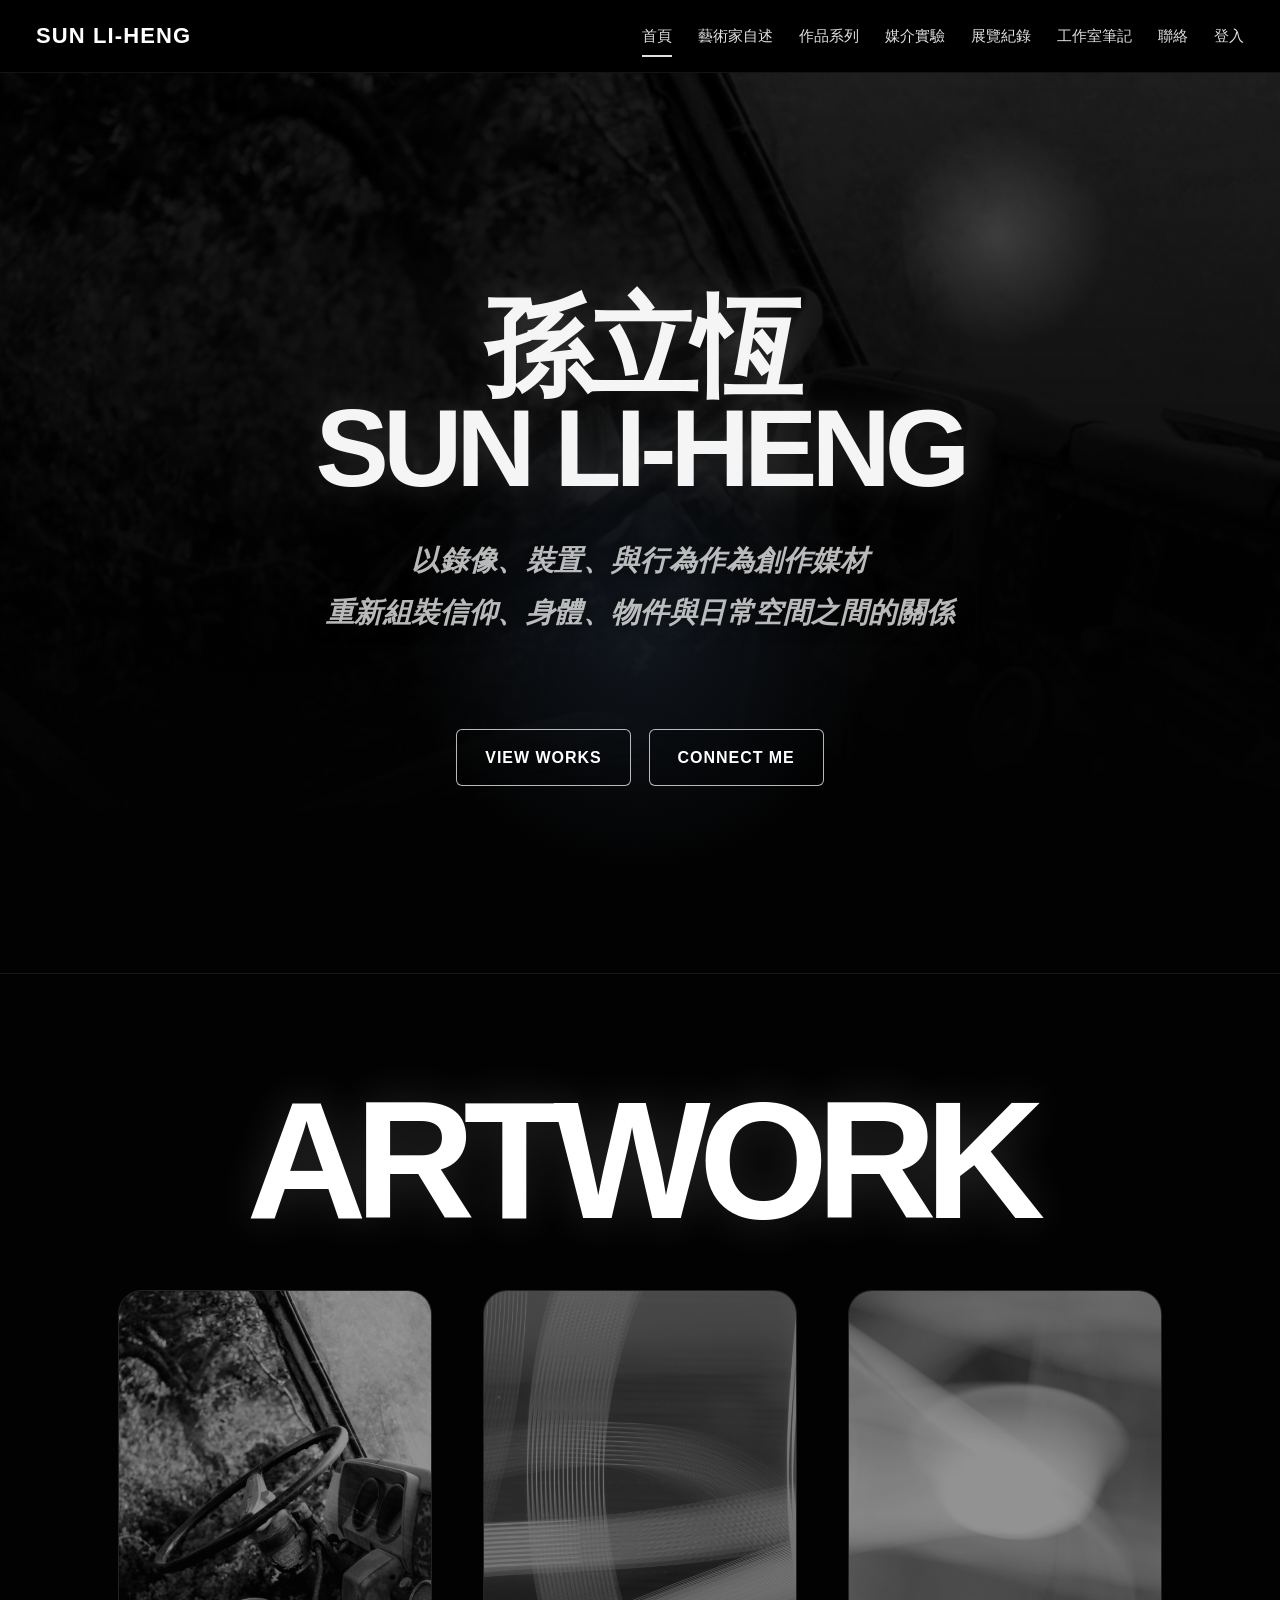
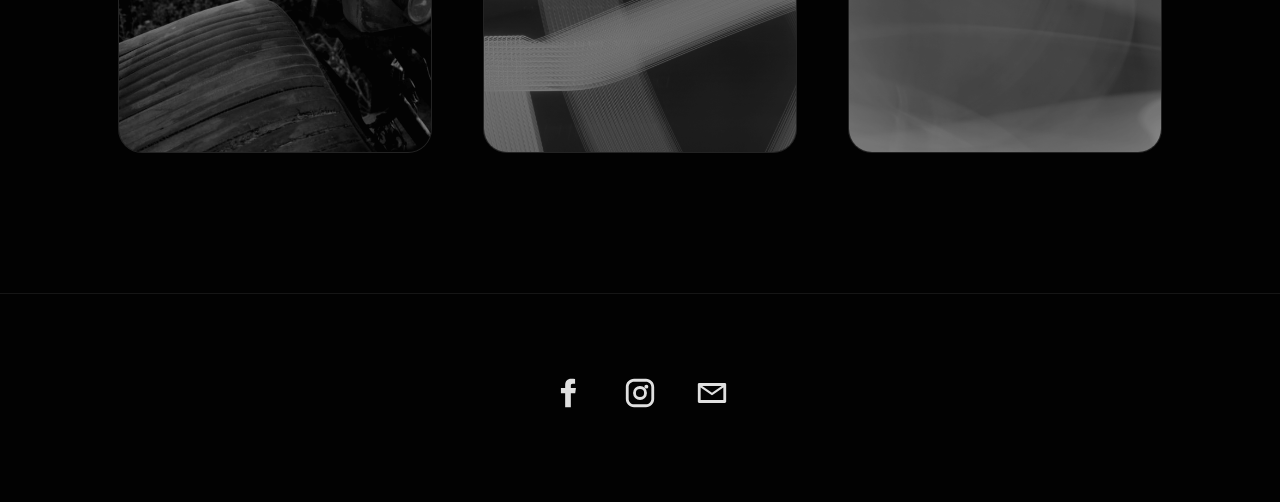
<file: index.html>
<!DOCTYPE html>
<html lang="zh-Hant">
<head>
  <meta charset="UTF-8">
  <meta name="viewport" content="width=device-width, initial-scale=1.0">
  <title>孫立恆 SUN LI-HENG | 首頁</title>
  <link rel="stylesheet" href="css/normalize.css">
  <link rel="stylesheet" href="css/style.css">
  <link rel="stylesheet" href="css/dark-home.css">
  <link rel="stylesheet" href="css/editor.css">
  <link rel="stylesheet" href="css/scroll-overlay.css">
</head>
<body class="home-dark scroll-overlay-home">
<header class="site-header">
  <div class="navbar">
    <a href="index.html" class="logo">SUN LI-HENG</a>
    <nav class="nav-links">
      <a href="index.html">首頁</a>
      <a href="about.html">藝術家自述</a>
      <a href="works.html">作品系列</a>
      <a href="experiments.html">媒介實驗</a>
      <a href="exhibitions.html">展覽紀錄</a>
      <a href="notes.html">工作室筆記</a>
      <a href="contact.html">聯絡</a>
      <a href="login.html">登入</a>
    </nav>
  </div>
</header>

<main>
  <section class="dark-hero">
    <div class="dark-hero-media">
      <img src="images/0.jpeg" alt="首頁主視覺">
    </div>

    <div class="dark-hero-content">
      <h1 class="dark-hero-title dark-fade">孫立恆<br>SUN LI-HENG</h1>

      <p class="dark-hero-subtitle dark-fade delay-1">
        以錄像、裝置、與行為作為創作媒材<br>
        重新組裝信仰、身體、物件與日常空間之間的關係
      </p>

      <div class="dark-hero-actions dark-fade delay-2">
        <a class="dark-outline-btn" href="works.html">VIEW WORKS</a>
        <a class="dark-outline-btn" href="contact.html">CONNECT ME</a>
      </div>
    </div>
  </section>

  <section class="dark-work-index" id="artwork">
    <h2 class="dark-section-label artwork-big-title">ARTWORK</h2>

    <div class="dark-work-list" id="darkWorkList">
      <a href="work-detail.html?id=0">Signal Garden</a>
      <a href="work-detail.html?id=1">Off Duty</a>
      <a href="works.html">大杯咒</a>
      <a href="works.html">未命名監視計畫</a>
      <a href="experiments.html">媒介實驗</a>
      <a href="works.html">More Works</a>
    </div>
  </section>

  <section class="dark-footer-contact">
    <h2>孫立恆 SUN LI-HENG</h2>
    <div class="dark-socials">
      
      
      
    </div>
  </section>
</main>

<script src="js/site-settings.js"></script>
<script src="js/site.js"></script>
<script src="js/clean-old-edits.js"></script>
<script src="js/page-editor.js"></script>
<script src="js/dark-home.js"></script>
<script src="js/scroll-overlay.js"></script>



<footer class="site-social-footer icon-social-footer">
  <a class="social-icon-link" data-social="facebook" href="https://www.facebook.com/sun.li.heng.512210" target="_blank" aria-label="Facebook">
    <svg viewBox="0 0 24 24" aria-hidden="true">
      <path d="M14 8.4V6.8c0-.8.2-1.3 1.4-1.3H17V2.2C16.2 2.1 15.3 2 14.3 2 11.6 2 10 3.6 10 6.5v1.9H7v3.7h3V22h4v-9.9h3.1l.5-3.7H14z"/>
    </svg>
  </a>

  <a class="social-icon-link" data-social="instagram" href="https://www.instagram.com/sun_art1003/" target="_blank" aria-label="Instagram">
    <svg viewBox="0 0 24 24" aria-hidden="true">
      <path d="M7.8 2h8.4C19.4 2 22 4.6 22 7.8v8.4c0 3.2-2.6 5.8-5.8 5.8H7.8C4.6 22 2 19.4 2 16.2V7.8C2 4.6 4.6 2 7.8 2zm0 2C5.7 4 4 5.7 4 7.8v8.4C4 18.3 5.7 20 7.8 20h8.4c2.1 0 3.8-1.7 3.8-3.8V7.8C20 5.7 18.3 4 16.2 4H7.8zm8.7 2.1a1.4 1.4 0 1 1 0 2.8 1.4 1.4 0 0 1 0-2.8zM12 7.1a4.9 4.9 0 1 1 0 9.8 4.9 4.9 0 0 1 0-9.8zm0 2a2.9 2.9 0 1 0 0 5.8 2.9 2.9 0 0 0 0-5.8z"/>
    </svg>
  </a>

  <a class="social-icon-link" data-social="email" href="mailto:sliheng987@gmail.com" aria-label="Mail">
    <svg viewBox="0 0 24 24" aria-hidden="true">
      <path d="M3 5h18c.6 0 1 .4 1 1v12c0 .6-.4 1-1 1H3c-.6 0-1-.4-1-1V6c0-.6.4-1 1-1zm17 3.2-7.4 5.1c-.4.3-.8.3-1.2 0L4 8.2V17h16V8.2zM5.1 7l6.9 4.8L18.9 7H5.1z"/>
    </svg>
  </a>
</footer>



</body>
</html>
</file>
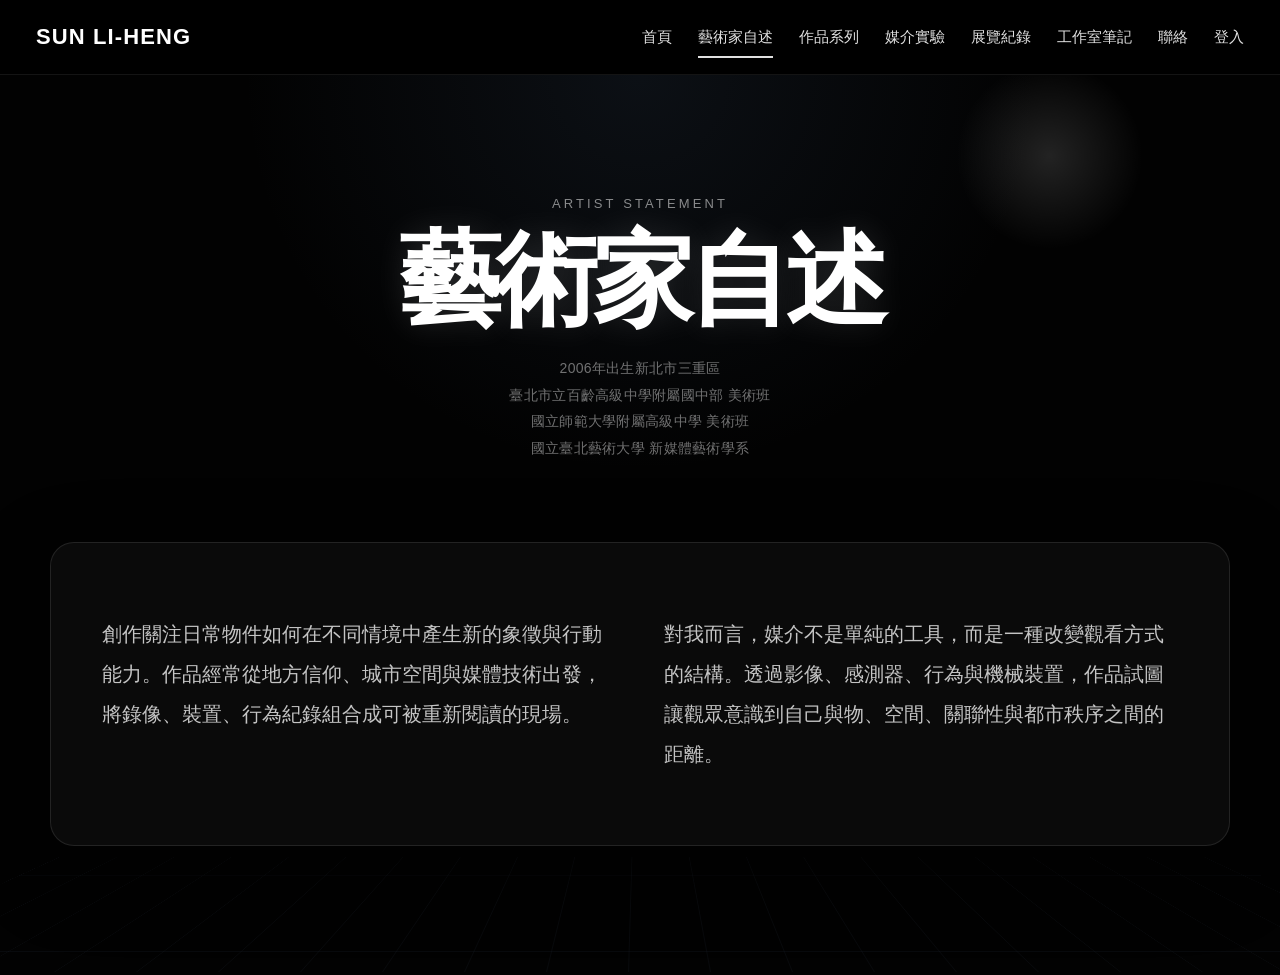
<file: about.html>
<!DOCTYPE html>
<html lang="zh-Hant">
<head>
  <meta charset="UTF-8">
  <meta name="viewport" content="width=device-width, initial-scale=1.0">
  <title>藝術家自述 | 孫立恆</title>
  <link rel="stylesheet" href="css/normalize.css">
  <link rel="stylesheet" href="css/style.css">
  <link rel="stylesheet" href="css/dark-home.css">
  <link rel="stylesheet" href="css/dark-all-pages.css">
  <link rel="stylesheet" href="css/editor.css">
</head>
<body class="dark-site">
<header class="site-header">
  <div class="navbar">
    <a href="index.html" class="logo">SUN LI-HENG</a>
    <nav class="nav-links">
      <a href="index.html">首頁</a>
      <a href="about.html">藝術家自述</a>
      <a href="works.html">作品系列</a>
      <a href="experiments.html">媒介實驗</a>
      <a href="exhibitions.html">展覽紀錄</a>
      <a href="notes.html">工作室筆記</a>
      <a href="contact.html">聯絡</a>
      <a href="login.html">登入</a>
    </nav>
  </div>
</header>
<div class="dark-page">

<main class="dark-container">
  <section class="dark-page-title dark-fade-in">
    <div class="eyebrow">Artist Statement</div>
    <h1>藝術家自述</h1>
    <p class="about-bio-small">2006年出生新北市三重區<br>臺北市立百齡高級中學附屬國中部 美術班<br>國立師範大學附屬高級中學 美術班<br>國立臺北藝術大學 新媒體藝術學系</p>
  </section>

  <section class="dark-panel dark-two-col dark-fade-in delay-1">
    <p class="dark-text">
      創作關注日常物件如何在不同情境中產生新的象徵與行動能力。作品經常從地方信仰、城市空間與媒體技術出發，將錄像、裝置、行為紀錄組合成可被重新閱讀的現場。
    </p>
    <p class="dark-text">
      對我而言，媒介不是單純的工具，而是一種改變觀看方式的結構。透過影像、感測器、行為與機械裝置，作品試圖讓觀眾意識到自己與物、空間、關聯性與都市秩序之間的距離。
    </p>
  </section>
</main>

</div>
<script src="js/site-settings.js"></script>
<script src="js/site.js"></script>
<script src="js/clean-old-edits.js"></script>
<script src="js/page-editor.js"></script>

</body>
</html>

<!-- ABOUT_LEFT:創作關注日常物件如何在不同情境中產生新的象徵與行動能力。作品經常從地方信仰、城市空間與媒體技術出發，將錄像、裝置、行為紀錄組合成可被重新閱讀的現場。 -->
<!-- ABOUT_RIGHT:對我而言，媒介不是單純的工具，而是一種改變觀看方式的結構。透過影像、感測器、行為與機械裝置，作品試圖讓觀眾意識到自己與物、空間、關聯性與都市秩序之間的距離。 -->
</file>
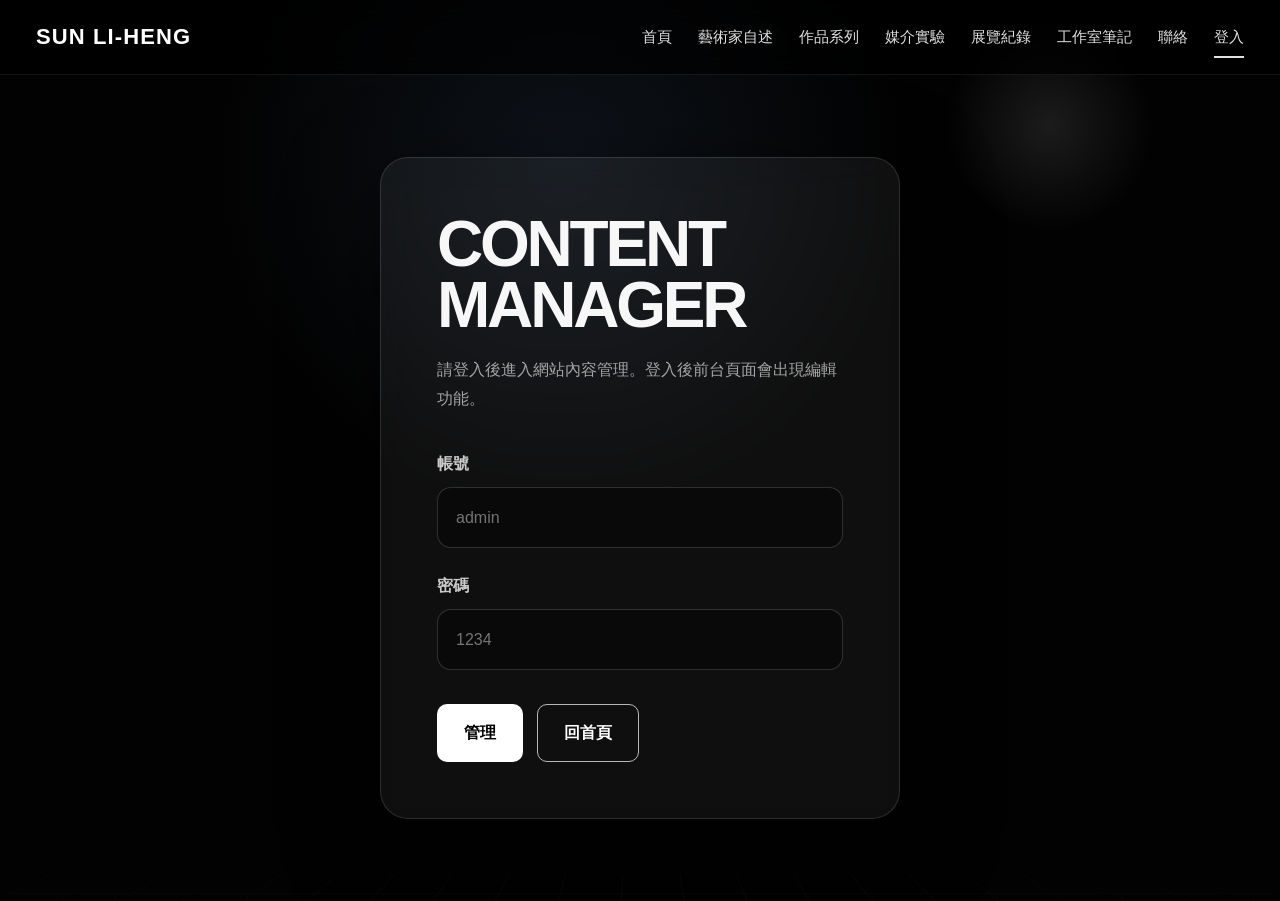
<file: admin.html>
<!DOCTYPE html>
<html lang="zh-Hant">
<head>
  <meta charset="UTF-8">
  <meta name="viewport" content="width=device-width, initial-scale=1.0">
  <title>網站內容管理 | 孫立恆</title>
  <link rel="stylesheet" href="css/normalize.css">
  <link rel="stylesheet" href="css/style.css">
  <link rel="stylesheet" href="css/dark-home.css">
  <link rel="stylesheet" href="css/cms-dark.css">
</head>
<body class="cms-dark">
<header class="site-header">
  <div class="navbar">
    <a href="index.html" class="logo">SUN LI-HENG</a>
    <nav class="nav-links">
      <a href="index.html">首頁</a>
      <a href="about.html">藝術家自述</a>
      <a href="works.html">作品系列</a>
      <a href="experiments.html">媒介實驗</a>
      <a href="exhibitions.html">展覽紀錄</a>
      <a href="notes.html">工作室筆記</a>
      <a href="contact.html">聯絡</a>
      <a href="login.html">登入</a>
    </nav>
  </div>
</header>
<main class="cms-admin-page">
  <div class="cms-admin-shell">
    <header class="cms-admin-header">
      <div>
        <h1>Website<br>CMS</h1>
        <p>管理首頁、作品、展覽、文章與權限。公開頁面登入後可直接進入編輯模式。</p>
      </div>

      <a class="cms-btn secondary" href="index.html">回到前台</a>
    </header>

    <section class="cms-admin-grid">
      <aside class="cms-sidebar">
        <h2>管理選單</h2>
        <div class="cms-menu">
          <button class="active" data-panel="homePanel">首頁管理</button>
          <button data-panel="worksPanel">作品管理</button>
          <button data-panel="exhibitionsPanel">展覽管理</button>
          <button data-panel="articlesPanel">文章管理</button>
          <button data-panel="rolesPanel">權限管理</button>
        </div>
      </aside>

      <section class="cms-panel" id="homePanel">
        <h2>首頁管理</h2>

        <div class="cms-card-grid">

          <div class="cms-card">
            <h3>網站基本資料</h3>
            <p>這裡可以修改首頁左上角名稱與底部社群連結。</p>

            <div class="cms-upload-row">
              <label>左上角 Logo 名稱</label>
              <input id="siteLogoInput" type="text" placeholder="SUN LI-HENG">

              <label>Facebook 連結</label>
              <input id="siteFacebookInput" type="text" placeholder="https://www.facebook.com/...">

              <label>Instagram 連結</label>
              <input id="siteInstagramInput" type="text" placeholder="https://www.instagram.com/...">

              <label>Email / Mail</label>
              <input id="siteEmailInput" type="email" placeholder="your@email.com">

              <button class="cms-small-btn" id="saveSiteSettingsBtn" type="button">儲存網站基本資料</button>
            </div>
          </div>

          <div class="cms-card">
            <h3>開場動畫</h3>
            <p>把 MP4 / WEBM 放到 <code>videos/intro.mp4</code>，或在這裡選擇影片，會暫存在瀏覽器。</p>

            <div class="cms-upload-row">
              <input id="introVideoUpload" type="file" accept="video/mp4,video/webm">
              <button class="cms-small-btn" id="saveIntroVideoBtn">儲存開場影片</button>
              <button class="cms-small-btn" id="clearIntroVideoBtn">清除暫存開場影片</button>
            </div>
          </div>

          <div class="cms-card">
            <h3>快速進入頁面編輯</h3>
            <p>登入後回到任一公開頁面，底部會出現「編輯」鍵。可直接放置文字、圖片、影片、按鈕。</p>
            <a class="cms-btn" href="index.html">去首頁編輯</a>
          </div>
        </div>
      </section>

      <section class="cms-panel" id="worksPanel" style="display:none">
        <h2>作品管理</h2>
        <div id="savedWorksList" class="cms-work-list"></div>
        <div style="margin-top:28px">
          <button class="cms-btn" id="newWorkBtn">新增作品</button>
        </div>
      </section>

      <section class="cms-panel" id="exhibitionsPanel" style="display:none">
        <h2>展覽管理</h2>
        <div class="cms-card">
          <h3>展覽紀錄</h3>
          <p>目前可先到展覽頁面，用前台編輯模式直接修改展覽內容與視覺版面。</p>
          <a class="cms-btn" href="exhibitions.html">去展覽頁編輯</a>
        </div>
      </section>

      <section class="cms-panel" id="articlesPanel" style="display:none">
        <h2>文章管理</h2>
        <div class="cms-card">
          <h3>工作室筆記 / 技術筆記 / 課堂日誌</h3>
          <p>目前可先到工作室筆記頁，用前台編輯模式直接修改文章卡片。</p>
          <a class="cms-btn" href="notes.html">去筆記頁編輯</a>
        </div>
      </section>

      <section class="cms-panel" id="rolesPanel" style="display:none">
        <h2>權限管理</h2>
        <table class="cms-role-table">
          <tr><th>角色</th><th>權限</th></tr>
          <tr><td>管理者</td><td>作品管理、首頁管理、頁面可視覺編輯、權限管理</td></tr>
          <tr><td>編輯者</td><td>編輯作品與展覽內容</td></tr>
          <tr><td>作者</td><td>撰寫工作室筆記與草稿</td></tr>
          <tr><td>訪客</td><td>瀏覽公開頁面</td></tr>
        </table>
      </section>
    </section>

    <div class="cms-bottom-logout">
      <button class="cms-btn secondary" type="button" onclick="logoutSite()">登出管理模式</button>
    </div>
  </div>
</main>

<script src="js/site-settings.js"></script>
<script src="js/site.js"></script>
<script src="js/logout.js"></script>
<script src="js/admin.js"></script>
</body>
</html>
</file>
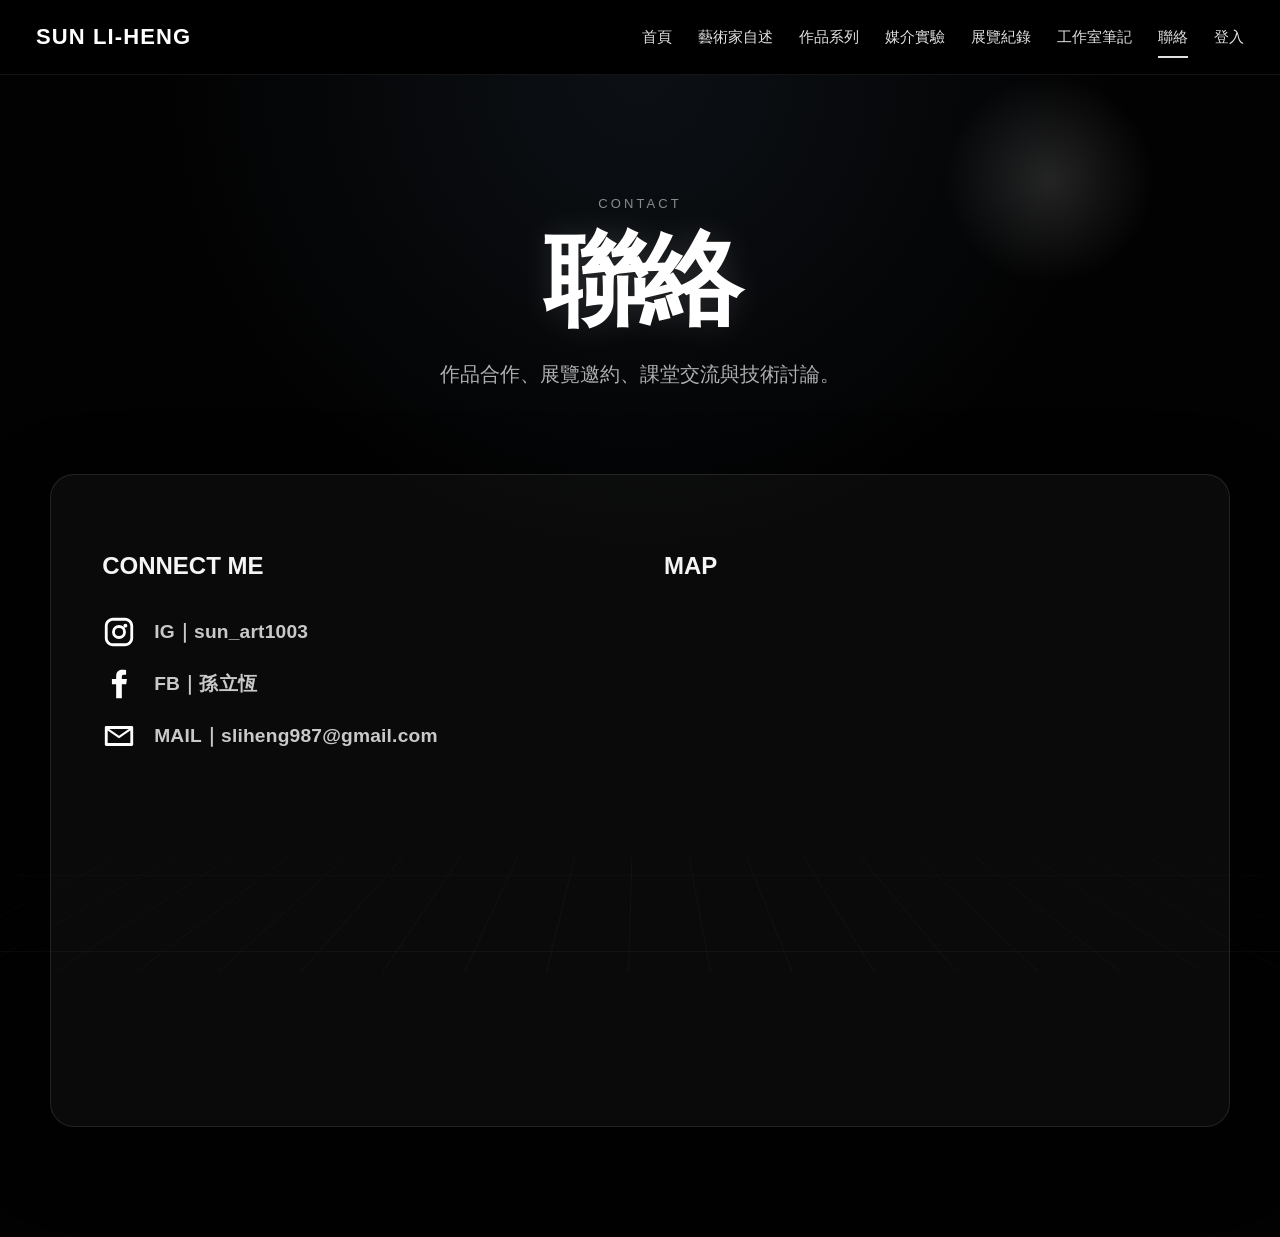
<file: contact.html>
<!DOCTYPE html>
<html lang="zh-Hant">
<head>
  <meta charset="UTF-8">
  <meta name="viewport" content="width=device-width, initial-scale=1.0">
  <title>聯絡 | 孫立恆</title>
  <link rel="stylesheet" href="css/normalize.css">
  <link rel="stylesheet" href="css/style.css">
  <link rel="stylesheet" href="css/dark-home.css">
  <link rel="stylesheet" href="css/dark-all-pages.css">
  <link rel="stylesheet" href="css/editor.css">
</head>
<body class="dark-site">
<header class="site-header">
  <div class="navbar">
    <a href="index.html" class="logo">SUN LI-HENG</a>
    <nav class="nav-links">
      <a href="index.html">首頁</a>
      <a href="about.html">藝術家自述</a>
      <a href="works.html">作品系列</a>
      <a href="experiments.html">媒介實驗</a>
      <a href="exhibitions.html">展覽紀錄</a>
      <a href="notes.html">工作室筆記</a>
      <a href="contact.html">聯絡</a>
      <a href="login.html">登入</a>
    </nav>
  </div>
</header>
<div class="dark-page">

<main class="dark-container">
  <section class="dark-page-title dark-fade-in">
    <div class="eyebrow">Contact</div>
    <h1>聯絡</h1>
    <p>作品合作、展覽邀約、課堂交流與技術討論。</p>
  </section>

  <section class="dark-panel dark-two-col dark-fade-in delay-1">
    <div>
      <h2>CONNECT ME</h2>

<div class="contact-social-list">
  <a class="contact-social-row" href="https://www.instagram.com/sun_art1003/" target="_blank" aria-label="Instagram">
    <span class="contact-social-icon">
      <svg viewBox="0 0 24 24" aria-hidden="true"><path d="M7.8 2h8.4C19.4 2 22 4.6 22 7.8v8.4c0 3.2-2.6 5.8-5.8 5.8H7.8C4.6 22 2 19.4 2 16.2V7.8C2 4.6 4.6 2 7.8 2zm0 2C5.7 4 4 5.7 4 7.8v8.4C4 18.3 5.7 20 7.8 20h8.4c2.1 0 3.8-1.7 3.8-3.8V7.8C20 5.7 18.3 4 16.2 4H7.8zm8.7 2.1a1.4 1.4 0 1 1 0 2.8 1.4 1.4 0 0 1 0-2.8zM12 7.1a4.9 4.9 0 1 1 0 9.8 4.9 4.9 0 0 1 0-9.8zm0 2a2.9 2.9 0 1 0 0 5.8 2.9 2.9 0 0 0 0-5.8z"/></svg>
    </span>
    <span>IG｜sun_art1003</span>
  </a>

  <a class="contact-social-row" href="https://www.facebook.com/sun.li.heng.512210" target="_blank" aria-label="Facebook">
    <span class="contact-social-icon">
      <svg viewBox="0 0 24 24" aria-hidden="true"><path d="M14 8.4V6.8c0-.8.2-1.3 1.4-1.3H17V2.2C16.2 2.1 15.3 2 14.3 2 11.6 2 10 3.6 10 6.5v1.9H7v3.7h3V22h4v-9.9h3.1l.5-3.7H14z"/></svg>
    </span>
    <span>FB｜孫立恆</span>
  </a>

  <a class="contact-social-row" href="mailto:sliheng987@gmail.com" aria-label="Mail">
    <span class="contact-social-icon">
      <svg viewBox="0 0 24 24" aria-hidden="true"><path d="M3 5h18c.6 0 1 .4 1 1v12c0 .6-.4 1-1 1H3c-.6 0-1-.4-1-1V6c0-.6.4-1 1-1zm17 3.2-7.4 5.1c-.4.3-.8.3-1.2 0L4 8.2V17h16V8.2zM5.1 7l6.9 4.8L18.9 7H5.1z"/></svg>
    </span>
    <span>MAIL｜sliheng987@gmail.com</span>
  </a>
</div>

      <p class="dark-text">
        <br>
        <br>
        
      </p>
    </div>

    <div>
      <h2>MAP</h2>
      <iframe
        class="dark-map"
        src="https://www.google.com/maps?q=Taipei%20National%20University%20of%20the%20Arts&output=embed"
        loading="lazy"
        referrerpolicy="no-referrer-when-downgrade">
      </iframe>
    </div>
  </section>
</main>

</div>
<script src="js/site-settings.js"></script>
<script src="js/site.js"></script>
<script src="js/clean-old-edits.js"></script>
<script src="js/page-editor.js"></script>

</body>
</html>
</file>
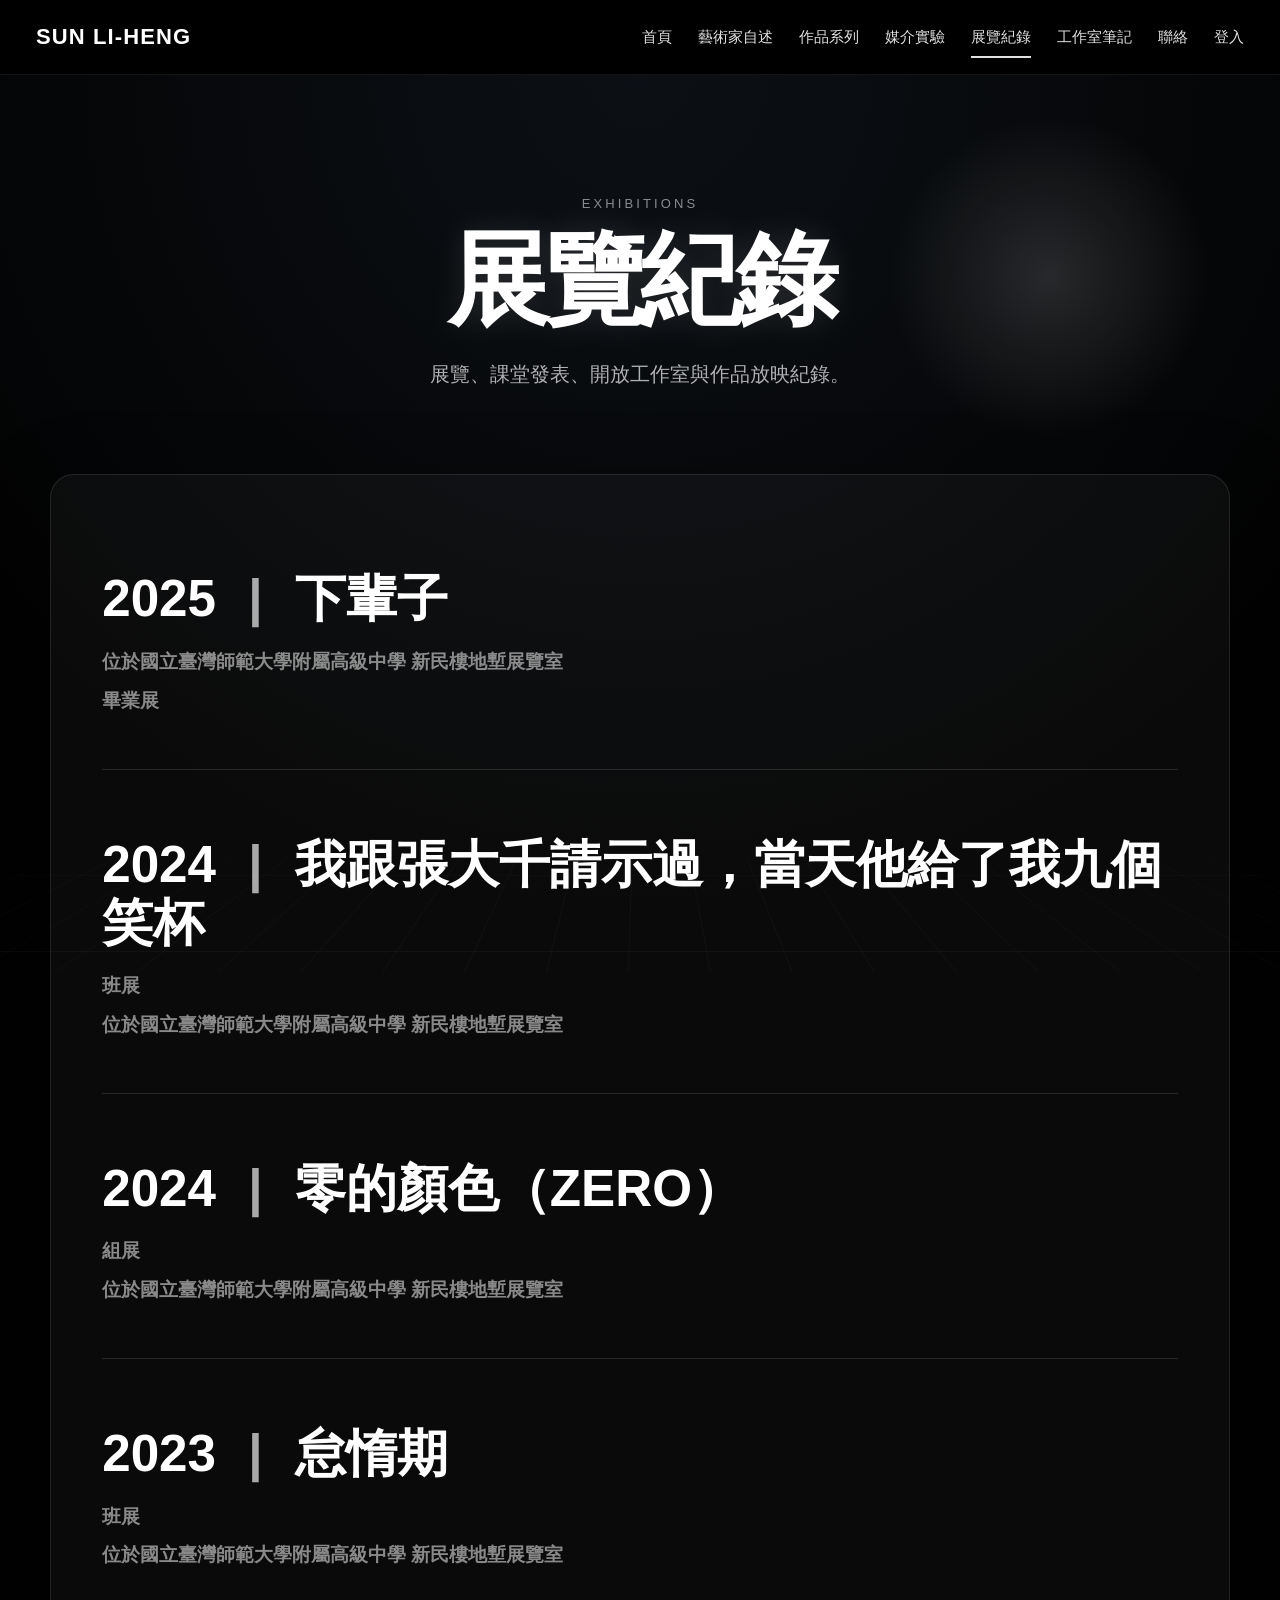
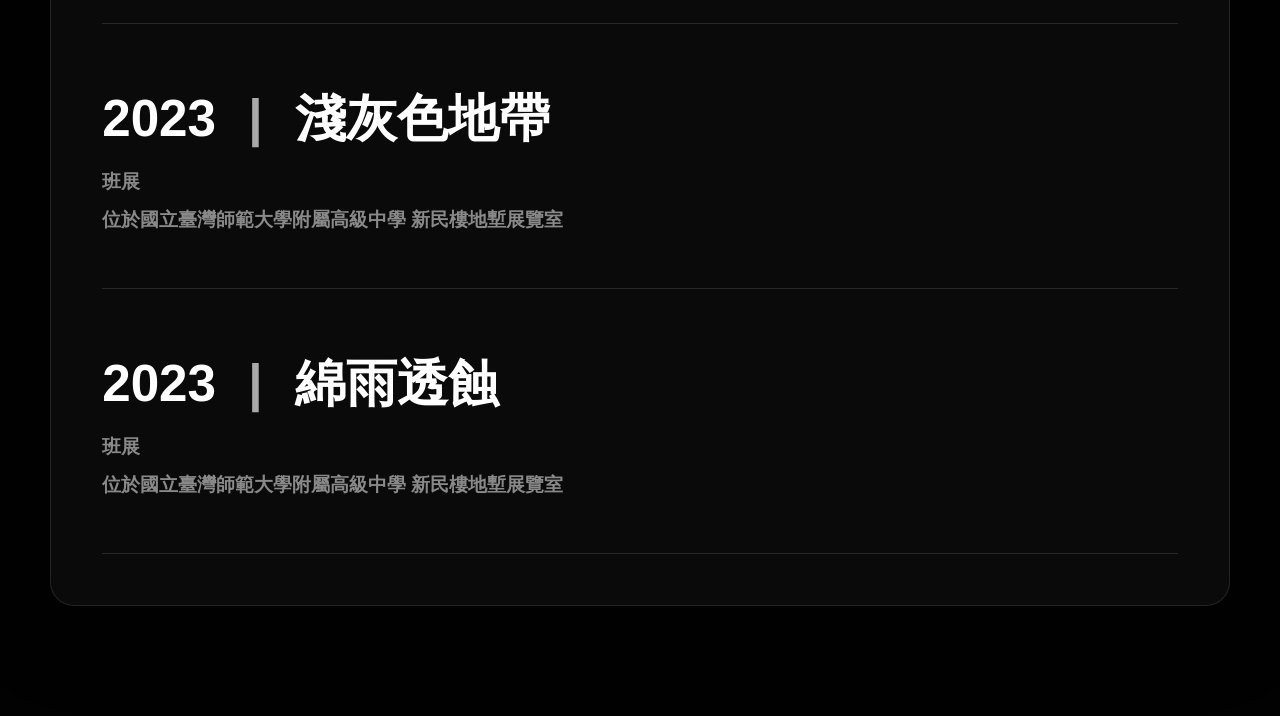
<file: exhibitions.html>
<!DOCTYPE html>
<html lang="zh-Hant">
<head>
  <meta charset="UTF-8">
  <meta name="viewport" content="width=device-width, initial-scale=1.0">
  <title>展覽紀錄 | 孫立恆</title>
  <link rel="stylesheet" href="css/normalize.css">
  <link rel="stylesheet" href="css/style.css">
  <link rel="stylesheet" href="css/dark-home.css">
  <link rel="stylesheet" href="css/dark-all-pages.css">
  <link rel="stylesheet" href="css/editor.css">
</head>
<body class="dark-site">
<header class="site-header">
  <div class="navbar">
    <a href="index.html" class="logo">SUN LI-HENG</a>
    <nav class="nav-links">
      <a href="index.html">首頁</a>
      <a href="about.html">藝術家自述</a>
      <a href="works.html">作品系列</a>
      <a href="experiments.html">媒介實驗</a>
      <a href="exhibitions.html">展覽紀錄</a>
      <a href="notes.html">工作室筆記</a>
      <a href="contact.html">聯絡</a>
      <a href="login.html">登入</a>
    </nav>
  </div>
</header>
<div class="dark-page">

<main class="dark-container">
  <section class="dark-page-title dark-fade-in">
    <div class="eyebrow">Exhibitions</div>
    <h1>展覽紀錄</h1>
    <p>展覽、課堂發表、開放工作室與作品放映紀錄。</p>
  </section>

  <section class="dark-panel dark-list dark-fade-in delay-1">
        <div class="exhibition-item">
          <h3>2025 <span>|</span> 下輩子</h3>
          <p class="exhibition-venue">位於國立臺灣師範大學附屬高級中學 新民樓地塹展覽室</p>
          <p class="exhibition-type">畢業展</p>
        </div>
        <div class="exhibition-item">
          <h3>2024 <span>|</span> 我跟張大千請示過，當天他給了我九個笑杯</h3>
          <p class="exhibition-type">班展</p>
          <p class="exhibition-venue">位於國立臺灣師範大學附屬高級中學 新民樓地塹展覽室</p>
        </div>
        <div class="exhibition-item">
          <h3>2024 <span>|</span> 零的顏色（ZERO）</h3>
          <p class="exhibition-type">組展</p>
          <p class="exhibition-venue">位於國立臺灣師範大學附屬高級中學 新民樓地塹展覽室</p>
        </div>
        <div class="exhibition-item">
          <h3>2023 <span>|</span> 怠惰期</h3>
          <p class="exhibition-type">班展</p>
          <p class="exhibition-venue">位於國立臺灣師範大學附屬高級中學 新民樓地塹展覽室</p>
        </div>
        <div class="exhibition-item">
          <h3>2023 <span>|</span> 淺灰色地帶</h3>
          <p class="exhibition-type">班展</p>
          <p class="exhibition-venue">位於國立臺灣師範大學附屬高級中學 新民樓地塹展覽室</p>
        </div>
        <div class="exhibition-item">
          <h3>2023 <span>|</span> 綿雨透蝕</h3>
          <p class="exhibition-type">班展</p>
          <p class="exhibition-venue">位於國立臺灣師範大學附屬高級中學 新民樓地塹展覽室</p>
        </div>
      </section>
</main>

</div>
<script src="js/site-settings.js"></script>
<script src="js/site.js"></script>
<script src="js/clean-old-edits.js"></script>
<script src="js/page-editor.js"></script>

</body>
</html>
</file>
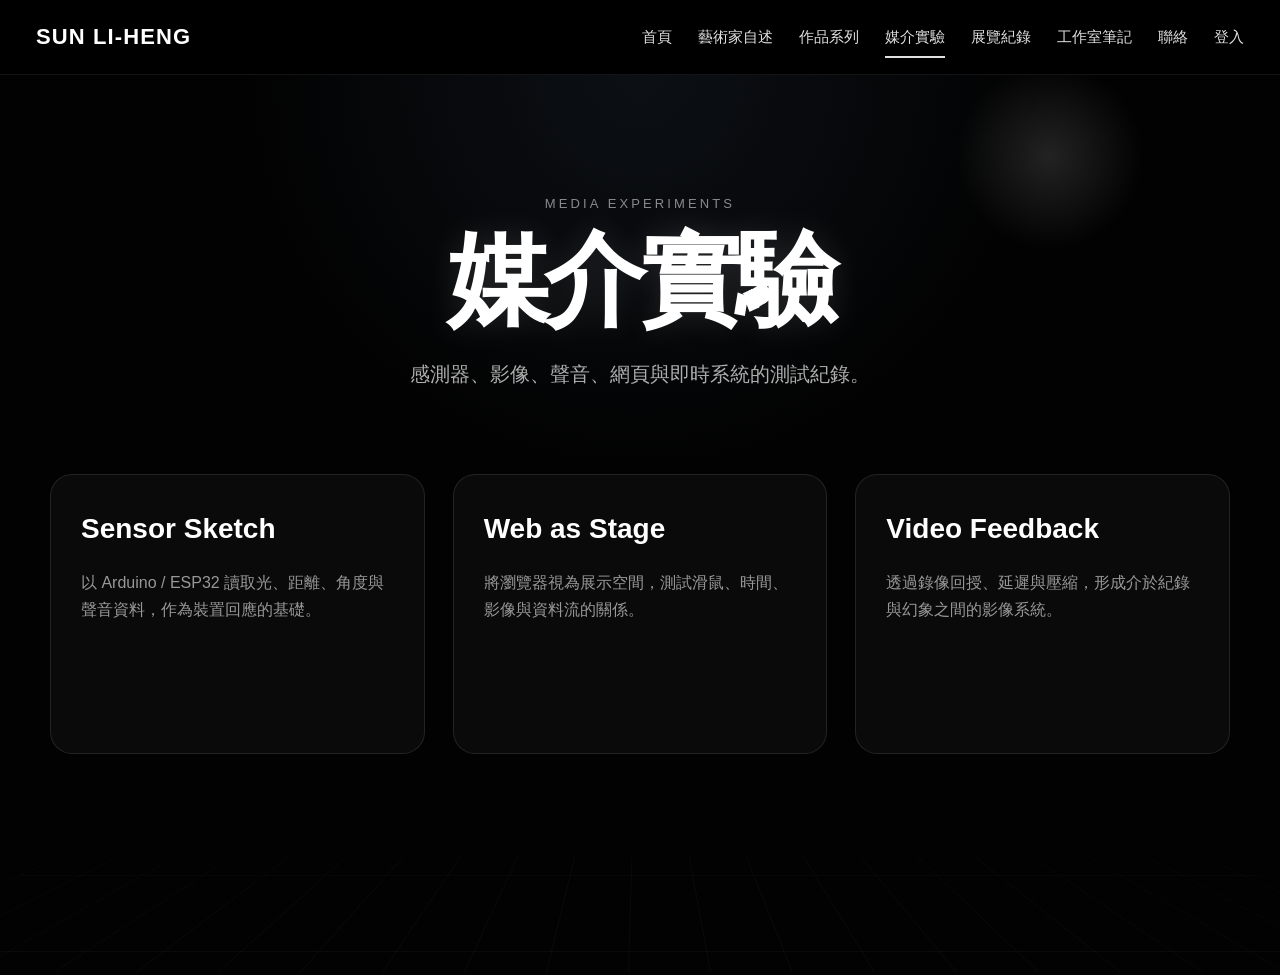
<file: experiments.html>
<!DOCTYPE html>
<html lang="zh-Hant">
<head>
  <meta charset="UTF-8">
  <meta name="viewport" content="width=device-width, initial-scale=1.0">
  <title>媒介實驗 | 孫立恆</title>
  <link rel="stylesheet" href="css/normalize.css">
  <link rel="stylesheet" href="css/style.css">
  <link rel="stylesheet" href="css/dark-home.css">
  <link rel="stylesheet" href="css/dark-all-pages.css">
  <link rel="stylesheet" href="css/editor.css">
</head>
<body class="dark-site">
<header class="site-header">
  <div class="navbar">
    <a href="index.html" class="logo">SUN LI-HENG</a>
    <nav class="nav-links">
      <a href="index.html">首頁</a>
      <a href="about.html">藝術家自述</a>
      <a href="works.html">作品系列</a>
      <a href="experiments.html">媒介實驗</a>
      <a href="exhibitions.html">展覽紀錄</a>
      <a href="notes.html">工作室筆記</a>
      <a href="contact.html">聯絡</a>
      <a href="login.html">登入</a>
    </nav>
  </div>
</header>
<div class="dark-page">

<main class="dark-container">
  <section class="dark-page-title dark-fade-in">
    <div class="eyebrow">Media Experiments</div>
    <h1>媒介實驗</h1>
    <p>感測器、影像、聲音、網頁與即時系統的測試紀錄。</p>
  </section>

  <section class="dark-note-grid">
    <article class="dark-note-card dark-fade-in delay-1">
      <h3>Sensor Sketch</h3>
      <p>以 Arduino / ESP32 讀取光、距離、角度與聲音資料，作為裝置回應的基礎。</p>
    </article>
    <article class="dark-note-card dark-fade-in delay-2">
      <h3>Web as Stage</h3>
      <p>將瀏覽器視為展示空間，測試滑鼠、時間、影像與資料流的關係。</p>
    </article>
    <article class="dark-note-card dark-fade-in delay-3">
      <h3>Video Feedback</h3>
      <p>透過錄像回授、延遲與壓縮，形成介於紀錄與幻象之間的影像系統。</p>
    </article>
  </section>
</main>

</div>
<script src="js/site-settings.js"></script>
<script src="js/site.js"></script>
<script src="js/clean-old-edits.js"></script>
<script src="js/page-editor.js"></script>

</body>
</html>
</file>
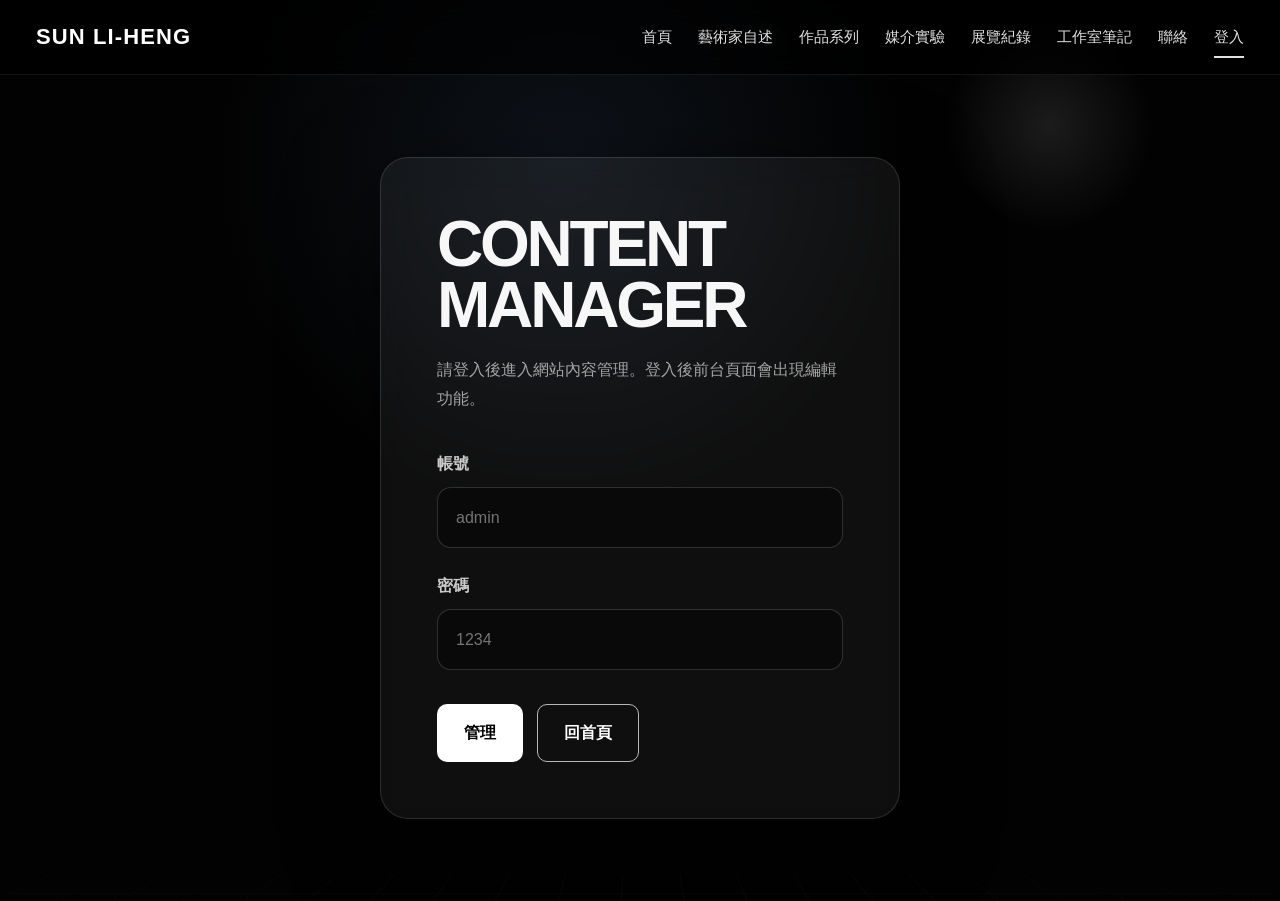
<file: layout-editor.html>
<!DOCTYPE html>
<html lang="zh-Hant">
<head>
<meta charset="UTF-8">
<meta name="viewport" content="width=device-width, initial-scale=1.0">
<title>作品頁面視覺編輯器</title>
<link rel="stylesheet" href="css/normalize.css">
<link rel="stylesheet" href="css/style.css">
<link rel="stylesheet" href="css/admin.css">
<script src="https://daybrush.com/moveable/release/latest/dist/moveable.min.js"></script>
</head>
<body>
<div class="visual-toolbar">
  <button id="addText">新增文字</button>
  <button id="addImage">新增圖片</button>
  <label>顏色 <input type="color" id="colorPicker" value="#111111"></label>
  <label>字級 <input type="number" id="fontSizeInput" value="42" min="8" max="240"></label>
  <button id="saveBtn">儲存作品頁</button>
  <button onclick="location.href='admin.html'">回後台</button>
  <span id="angleDisplay" class="angle-display">0°</span>
</div>
<div style="max-width:1100px;margin:30px auto;display:grid;grid-template-columns:1fr 1fr;gap:16px">
  <input id="titleInput" placeholder="作品標題">
  <input id="metaInput" placeholder="年份，例如 2026">
  <input id="mediumInput" placeholder="媒材">
  <input id="categoryInput" placeholder="分類，例如 錄像 / 裝置">
</div>
<div class="visual-canvas" id="canvas"></div>
<script src="js/site-settings.js"></script>
<script src="js/site.js"></script>
<script src="js/visual-editor.js"></script>
</body>
</html>
</file>
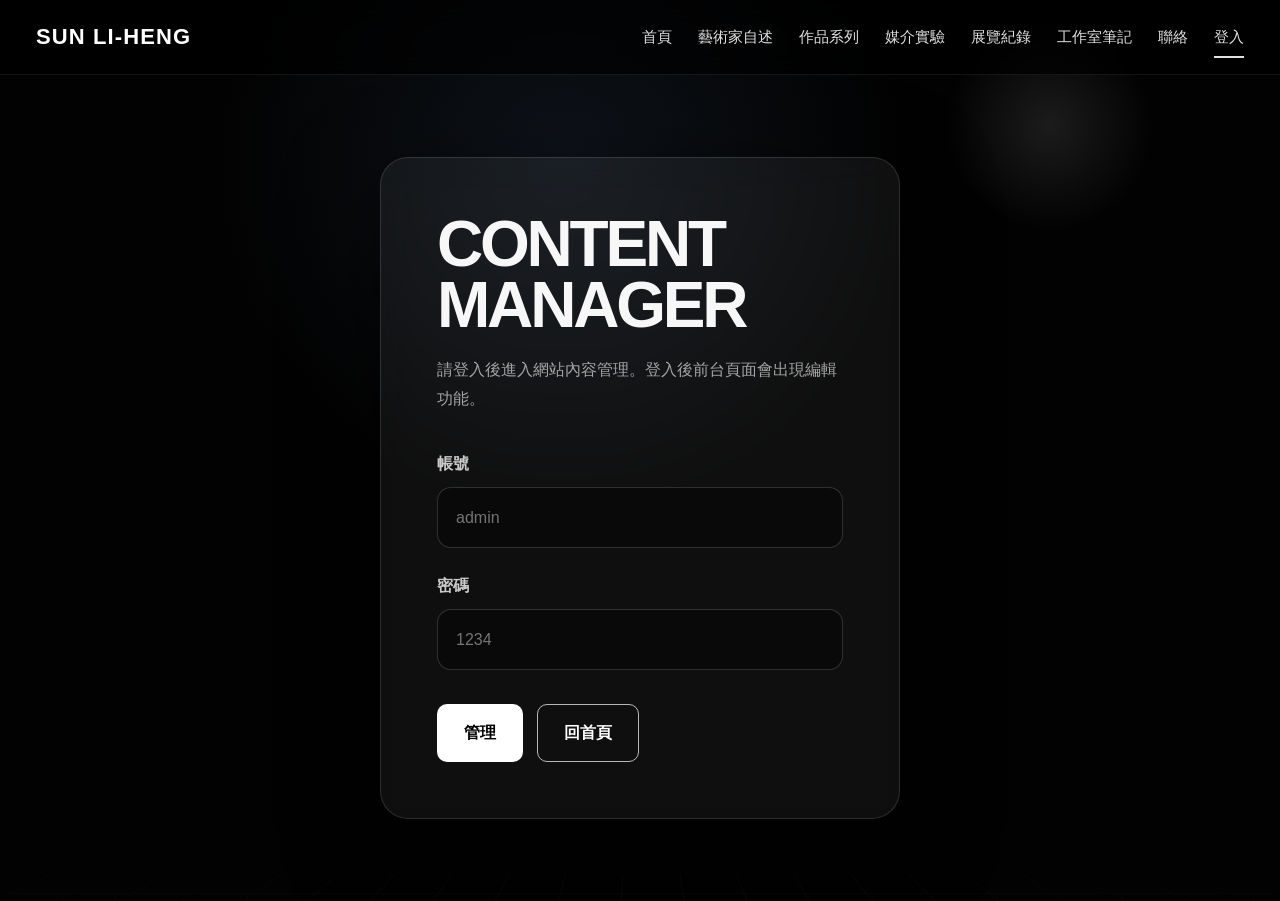
<file: login.html>
<!DOCTYPE html>
<html lang="zh-Hant">
<head>
  <meta charset="UTF-8">
  <meta name="viewport" content="width=device-width, initial-scale=1.0">
  <title>管理登入 | 孫立恆</title>
  <link rel="stylesheet" href="css/normalize.css">
  <link rel="stylesheet" href="css/style.css">
  <link rel="stylesheet" href="css/dark-home.css">
  <link rel="stylesheet" href="css/cms-dark.css">
</head>
<body class="cms-dark">
<header class="site-header">
  <div class="navbar">
    <a href="index.html" class="logo">SUN LI-HENG</a>
    <nav class="nav-links">
      <a href="index.html">首頁</a>
      <a href="about.html">藝術家自述</a>
      <a href="works.html">作品系列</a>
      <a href="experiments.html">媒介實驗</a>
      <a href="exhibitions.html">展覽紀錄</a>
      <a href="notes.html">工作室筆記</a>
      <a href="contact.html">聯絡</a>
      <a href="login.html">登入</a>
    </nav>
  </div>
</header>
<main class="cms-login-page">
  <section class="cms-login-card">
    <h1>Content<br>Manager</h1>
    <p class="cms-subtitle">請登入後進入網站內容管理。登入後前台頁面會出現編輯功能。</p>

    <form id="loginForm">
      <div class="cms-form-row">
        <label for="username">帳號</label>
        <input id="username" type="text" placeholder="admin" autocomplete="username" required>
      </div>

      <div class="cms-form-row">
        <label for="password">密碼</label>
        <input id="password" type="password" placeholder="1234" autocomplete="current-password" required>
      </div>

      <div class="cms-actions">
        <button class="cms-btn" type="submit">管理</button>
        <a class="cms-btn secondary" href="index.html">回首頁</a>
      </div>
    </form>
  </section>
</main>

<script src="js/site-settings.js"></script>
<script src="js/site.js"></script>
<script src="js/login.js"></script>
</body>
</html>
</file>
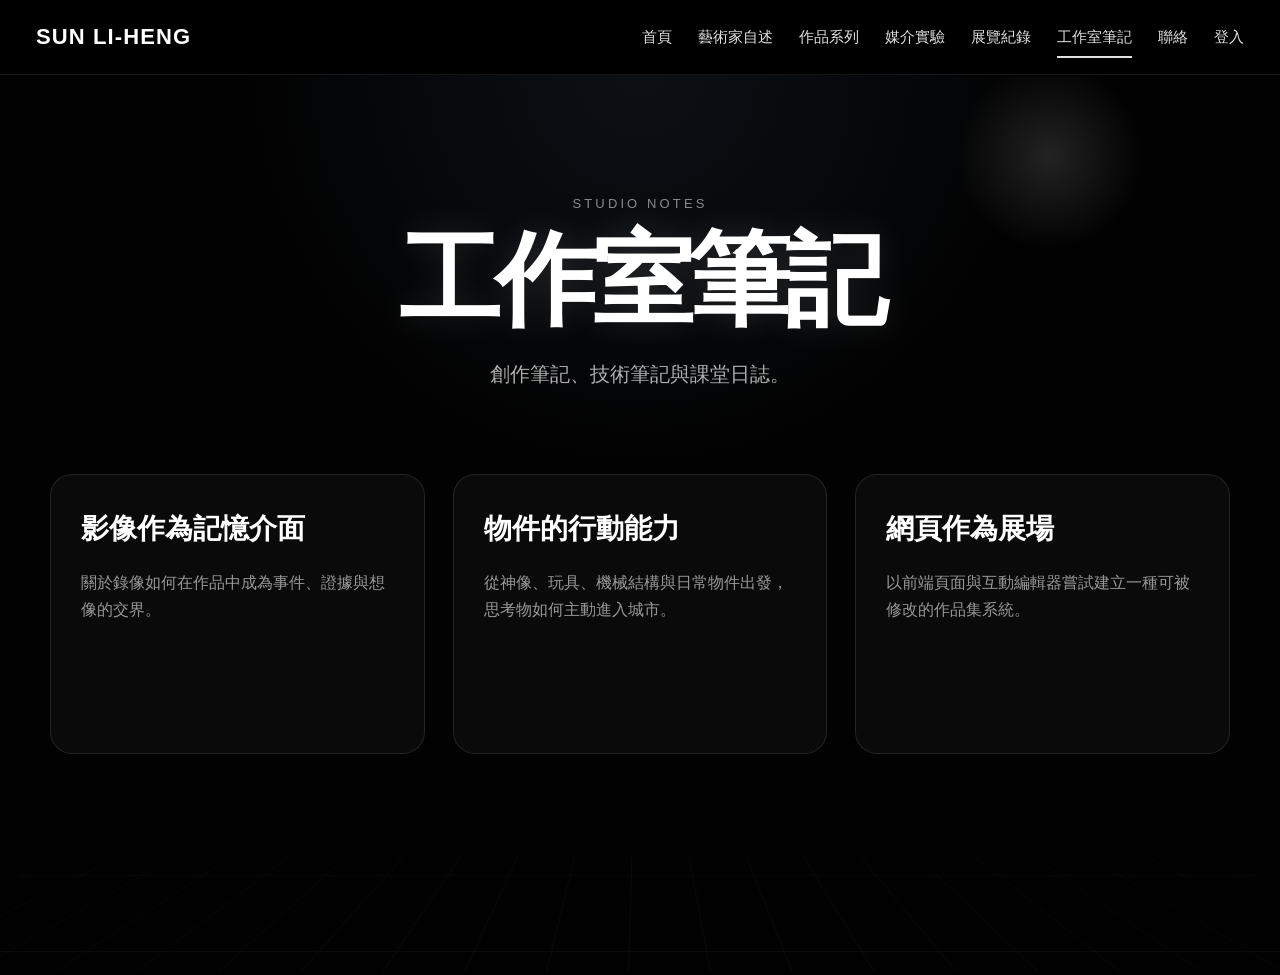
<file: notes.html>
<!DOCTYPE html>
<html lang="zh-Hant">
<head>
  <meta charset="UTF-8">
  <meta name="viewport" content="width=device-width, initial-scale=1.0">
  <title>工作室筆記 | 孫立恆</title>
  <link rel="stylesheet" href="css/normalize.css">
  <link rel="stylesheet" href="css/style.css">
  <link rel="stylesheet" href="css/dark-home.css">
  <link rel="stylesheet" href="css/dark-all-pages.css">
  <link rel="stylesheet" href="css/editor.css">
</head>
<body class="dark-site">
<header class="site-header">
  <div class="navbar">
    <a href="index.html" class="logo">SUN LI-HENG</a>
    <nav class="nav-links">
      <a href="index.html">首頁</a>
      <a href="about.html">藝術家自述</a>
      <a href="works.html">作品系列</a>
      <a href="experiments.html">媒介實驗</a>
      <a href="exhibitions.html">展覽紀錄</a>
      <a href="notes.html">工作室筆記</a>
      <a href="contact.html">聯絡</a>
      <a href="login.html">登入</a>
    </nav>
  </div>
</header>
<div class="dark-page">

<main class="dark-container">
  <section class="dark-page-title dark-fade-in">
    <div class="eyebrow">Studio Notes</div>
    <h1>工作室筆記</h1>
    <p>創作筆記、技術筆記與課堂日誌。</p>
  </section>

  <section class="dark-note-grid">
    <article class="dark-note-card dark-fade-in delay-1">
      <h3>影像作為記憶介面</h3>
      <p>關於錄像如何在作品中成為事件、證據與想像的交界。</p>
    </article>
    <article class="dark-note-card dark-fade-in delay-2">
      <h3>物件的行動能力</h3>
      <p>從神像、玩具、機械結構與日常物件出發，思考物如何主動進入城市。</p>
    </article>
    <article class="dark-note-card dark-fade-in delay-3">
      <h3>網頁作為展場</h3>
      <p>以前端頁面與互動編輯器嘗試建立一種可被修改的作品集系統。</p>
    </article>
  </section>
</main>

</div>
<script src="js/site-settings.js"></script>
<script src="js/site.js"></script>
<script src="js/clean-old-edits.js"></script>
<script src="js/page-editor.js"></script>

</body>
</html>
</file>
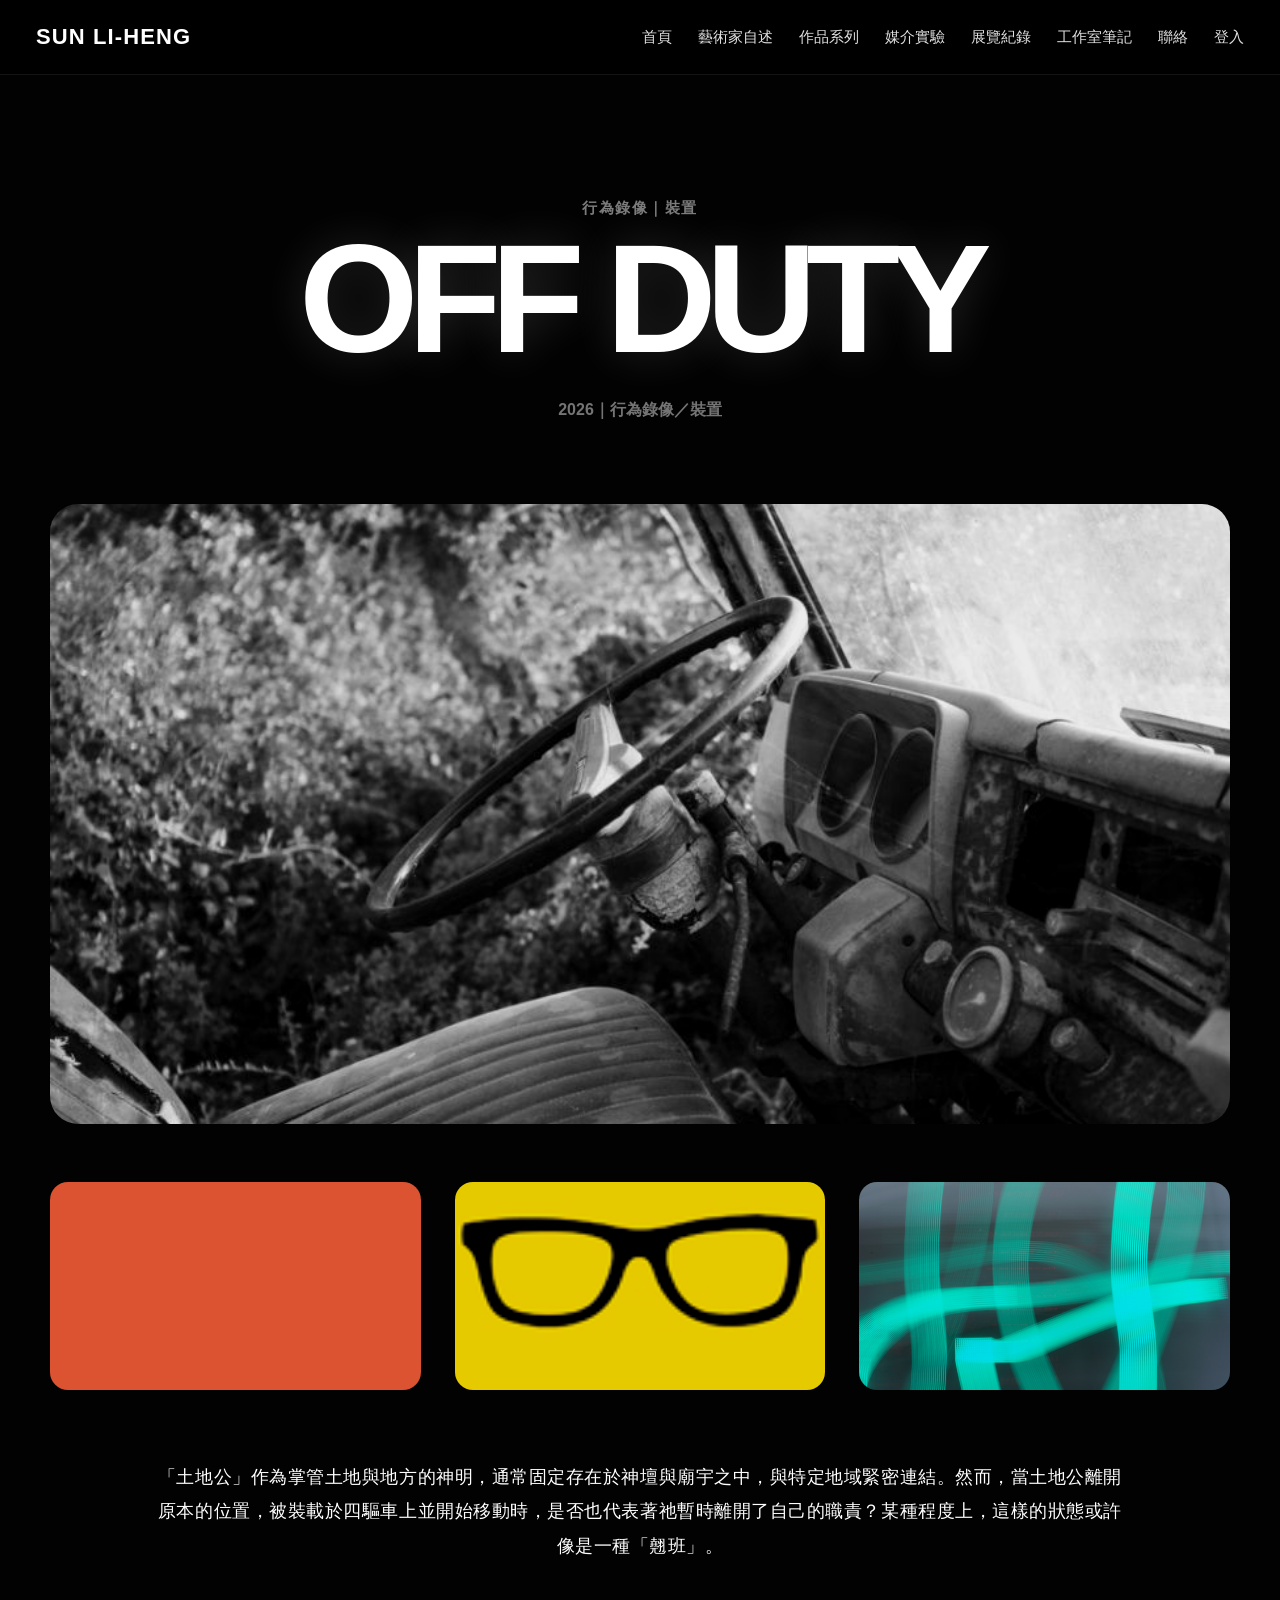
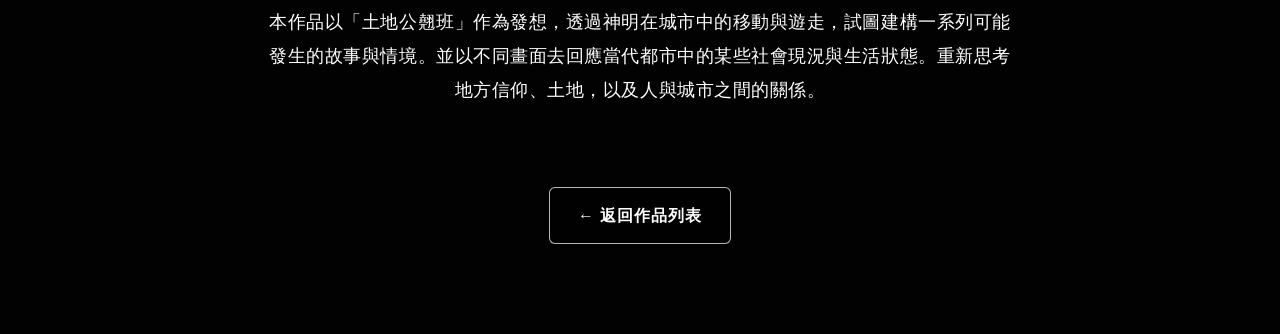
<file: work-detail.html>
<!DOCTYPE html>
<html lang="zh-Hant">
<head>
  <meta charset="UTF-8">
  <meta name="viewport" content="width=device-width, initial-scale=1.0">
  <title>Off Duty｜SUN LI-HENG</title>
  <link rel="stylesheet" href="css/normalize.css">
  <link rel="stylesheet" href="css/style.css">
  <link rel="stylesheet" href="css/detail.css">
  <link rel="stylesheet" href="css/dark-home.css">
  <link rel="stylesheet" href="css/dark-all-pages.css">
  <link rel="stylesheet" href="css/editor.css">
</head>
<body class="dark-site">
<header class="site-header">
  <div class="navbar">
    <a href="index.html" class="logo">SUN LI-HENG</a>
    <nav class="nav-links">
      <a href="index.html">首頁</a>
      <a href="about.html">藝術家自述</a>
      <a href="works.html">作品系列</a>
      <a href="experiments.html">媒介實驗</a>
      <a href="exhibitions.html">展覽紀錄</a>
      <a href="notes.html">工作室筆記</a>
      <a href="contact.html">聯絡</a>
      <a href="login.html">登入</a>
    </nav>
  </div>
</header>

<main class="off-duty-detail">
  <section class="work-hero-detail">
    <p class="work-kicker">行為錄像｜裝置</p>
    <h1>Off Duty</h1>
    <p class="work-meta">2026｜行為錄像／裝置</p>
  </section>

  <section class="work-media-layout">
    <img class="work-main-image" src="images/0.jpeg" alt="Off Duty">
    <div class="work-thumb-grid">
      <img src="images/user-2.jpg" alt="Off Duty documentation 1">
      <img src="images/user.jpg" alt="Off Duty documentation 2">
      <img src="images/work1.jpg" alt="Off Duty documentation 3">
    </div>
  </section>

  
<section class="work-statement-box funnel-text">
<p>「土地公」作為掌管土地與地方的神明，通常固定存在於神壇與廟宇之中，與特定地域緊密連結。然而，當土地公離開原本的位置，被裝載於四驅車上並開始移動時，是否也代表著祂暫時離開了自己的職責？某種程度上，這樣的狀態或許像是一種「翹班」。</p>

<p>本作品以「土地公翹班」作為發想，透過神明在城市中的移動與遊走，試圖建構一系列可能發生的故事與情境。並以不同畫面去回應當代都市中的某些社會現況與生活狀態。重新思考地方信仰、土地，以及人與城市之間的關係。</p>
</section>


  <div class="work-back-wrap">
    <a class="dark-outline-btn" href="works.html">← 返回作品列表</a>
  </div>
</main>
<script src="js/site-settings.js"></script>
<script src="js/site.js"></script>
<script src="js/page-editor.js"></script>
<script src="js/off-duty-default.js"></script>
</body>
</html>
</file>
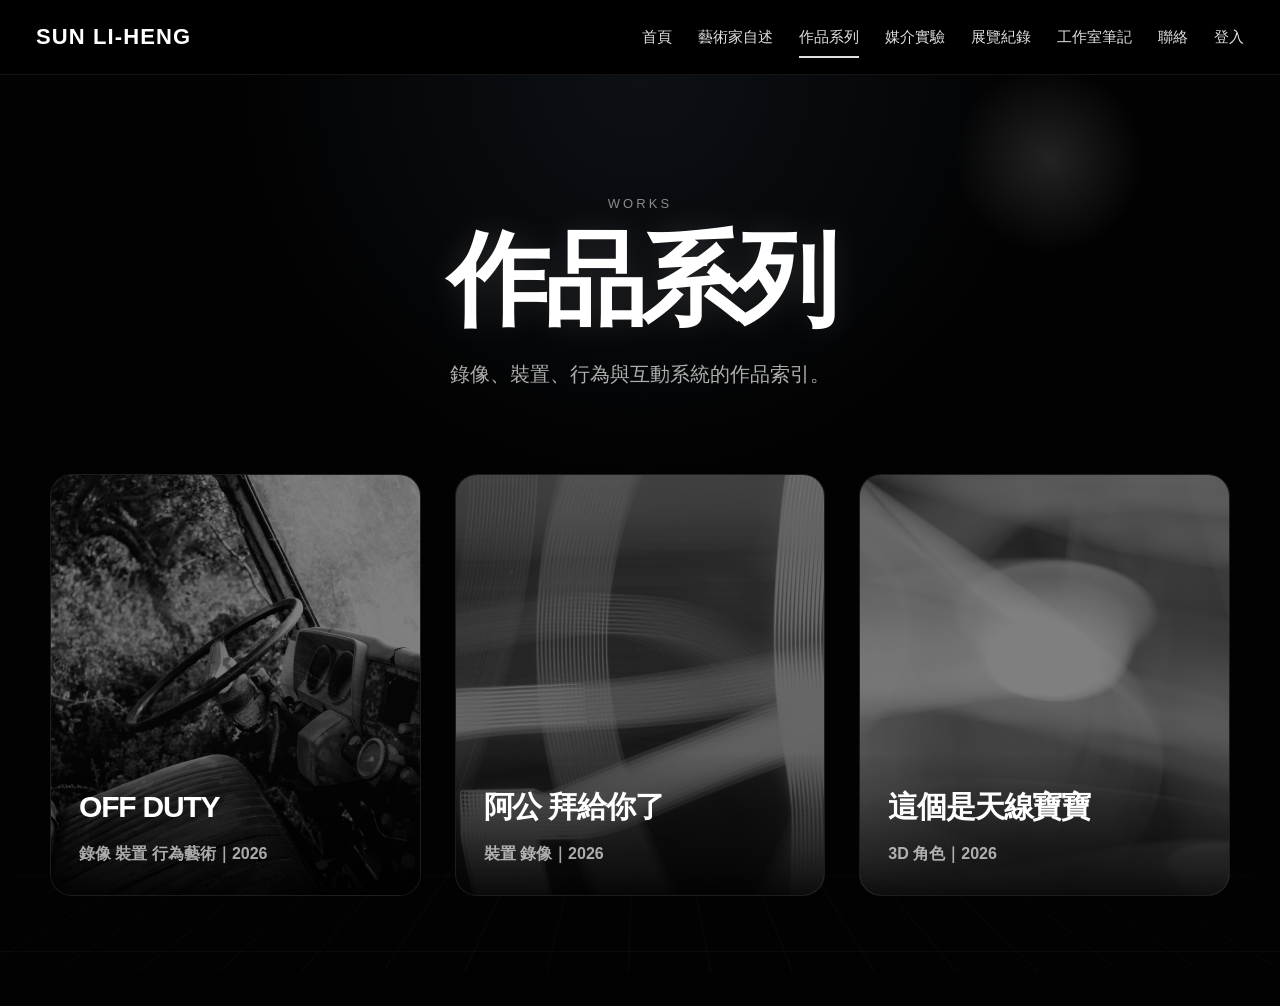
<file: works.html>
<!DOCTYPE html>
<html lang="zh-Hant">
<head>
  <meta charset="UTF-8">
  <meta name="viewport" content="width=device-width, initial-scale=1.0">
  <title>作品系列 | 孫立恆</title>
  <link rel="stylesheet" href="css/normalize.css">
  <link rel="stylesheet" href="css/style.css">
  <link rel="stylesheet" href="css/dark-home.css">
  <link rel="stylesheet" href="css/dark-all-pages.css">
  <link rel="stylesheet" href="css/editor.css">
</head>
<body class="dark-site">
<header class="site-header">
  <div class="navbar">
    <a href="index.html" class="logo">SUN LI-HENG</a>
    <nav class="nav-links">
      <a href="index.html">首頁</a>
      <a href="about.html">藝術家自述</a>
      <a href="works.html">作品系列</a>
      <a href="experiments.html">媒介實驗</a>
      <a href="exhibitions.html">展覽紀錄</a>
      <a href="notes.html">工作室筆記</a>
      <a href="contact.html">聯絡</a>
      <a href="login.html">登入</a>
    </nav>
  </div>
</header>
<div class="dark-page">
<main class="dark-container">
  <section class="dark-page-title dark-fade-in">
    <div class="eyebrow">Works</div>
    <h1>作品系列</h1>
    <p>錄像、裝置、行為與互動系統的作品索引。</p>
  </section>

  <section class="dark-work-grid" id="worksContainer"></section>
</main>
</div>
<script src="js/site-settings.js"></script>
<script src="js/site.js"></script>
<script src="js/works.js"></script>
<script src="js/clean-old-edits.js"></script>
<script src="js/page-editor.js"></script>
<script src="js/off-duty-default.js"></script>
</body>
</html>
</file>
<file: css/style.css>
:root{
  --bg:#f4efe7;
  --paper:#fffaf2;
  --ink:#111;
  --muted:#777;
  --line:#ded7cc;
  --accent:#111;
  --radius:28px;
  --shadow:0 18px 45px rgba(0,0,0,.08);
}

body{
  font-family: Arial, "Noto Sans TC", "Microsoft JhengHei", sans-serif;
  background:var(--bg);
  color:var(--ink);
  line-height:1.7;
}

a{color:inherit}

.site-header{
  position:sticky;
  top:0;
  z-index:50;
  background:rgba(17,17,17,.96);
  color:white;
  backdrop-filter:blur(10px);
}

.navbar{
  max-width:1400px;
  margin:auto;
  min-height:74px;
  padding:0 36px;
  display:flex;
  align-items:center;
  justify-content:space-between;
  gap:24px;
}

.logo{
  font-size:22px;
  font-weight:800;
  letter-spacing:.05em;
  text-decoration:none;
}

.nav-links{
  display:flex;
  align-items:center;
  gap:26px;
  flex-wrap:wrap;
}

.nav-links a{
  position:relative;
  text-decoration:none;
  font-size:15px;
  opacity:.88;
  transition:.25s ease;
}

.nav-links a::after{
  content:"";
  position:absolute;
  left:0;
  bottom:-8px;
  width:0;
  height:2px;
  background:white;
  transition:.25s ease;
}

.nav-links a:hover{
  opacity:1;
  transform:translateY(-2px);
}

.nav-links a:hover::after,
.nav-links a.active::after{
  width:100%;
}

.container{
  max-width:1280px;
  margin:auto;
  padding:90px 36px;
}

.hero{
  min-height:calc(100vh - 74px);
  display:grid;
  grid-template-columns:1.2fr .8fr;
  gap:44px;
  align-items:center;
}

.eyebrow{
  color:var(--muted);
  letter-spacing:.18em;
  text-transform:uppercase;
  font-size:13px;
}

.hero h1{
  font-size:clamp(54px,9vw,150px);
  line-height:.88;
  margin:18px 0;
  letter-spacing:-.08em;
}

.hero p{
  max-width:680px;
  font-size:20px;
  color:#333;
}

.hero-card{
  background:var(--paper);
  border:1px solid var(--line);
  border-radius:var(--radius);
  padding:26px;
  box-shadow:var(--shadow);
  transform:rotate(1deg);
}

.hero-card img{
  width:100%;
  aspect-ratio:1/1;
  object-fit:cover;
  border-radius:22px;
  display:block;
}

.section-title{
  display:flex;
  align-items:end;
  justify-content:space-between;
  gap:24px;
  margin-bottom:34px;
}

.section-title h2{
  font-size:44px;
  margin:0;
}

.section-title p{
  color:var(--muted);
  max-width:560px;
  margin:0;
}

.card-grid{
  display:grid;
  grid-template-columns:repeat(3,1fr);
  gap:22px;
}

.work-card{
  background:var(--paper);
  border:1px solid var(--line);
  border-radius:24px;
  overflow:hidden;
  box-shadow:var(--shadow);
  transition:.35s ease;
}

.work-card:hover{
  transform:translateY(-8px);
}

.work-card img{
  width:100%;
  aspect-ratio:1/1;
  object-fit:cover;
  display:block;
}

.work-content{
  padding:24px;
}

.work-category,.tagline{
  color:var(--muted);
  font-size:14px;
}

.work-content h3,.work-content h2{
  font-size:28px;
  margin:8px 0 12px;
}

.btn,.detail-btn{
  display:inline-block;
  padding:12px 20px;
  border-radius:14px;
  background:var(--accent);
  color:white;
  text-decoration:none;
  border:1px solid var(--accent);
  transition:.25s ease;
}

.btn:hover,.detail-btn:hover{
  transform:translateY(-2px);
  background:#333;
}

.paper{
  background:var(--paper);
  border:1px solid var(--line);
  border-radius:var(--radius);
  padding:44px;
  box-shadow:var(--shadow);
}

.two-col{
  display:grid;
  grid-template-columns:1fr 1fr;
  gap:28px;
}

.timeline{
  display:grid;
  gap:18px;
}

.timeline-item{
  border-left:3px solid var(--ink);
  padding-left:18px;
}

.note-list{
  display:grid;
  grid-template-columns:repeat(3,1fr);
  gap:20px;
}

.note-card{
  background:var(--paper);
  border:1px solid var(--line);
  border-radius:22px;
  padding:26px;
}

.fade-in{
  opacity:0;
  transform:translateY(24px);
  transition:.7s ease;
}

.fade-in.visible{
  opacity:1;
  transform:none;
}

.footer{
  padding:56px 36px;
  text-align:center;
  color:var(--muted);
}

.form-row{
  display:grid;
  gap:10px;
  margin-bottom:18px;
}

input,textarea,select{
  width:100%;
  padding:12px 14px;
  border:1px solid #ccc;
  border-radius:12px;
  background:white;
}

textarea{min-height:120px}

@media(max-width:900px){
  .hero,.two-col{grid-template-columns:1fr}
  .card-grid,.note-list{grid-template-columns:1fr}
  .navbar{align-items:flex-start;flex-direction:column;padding:18px 24px}
  .container{padding:60px 22px}
}


/* Google Map contact block */
.map-card {
  margin-top: 32px;
  background: var(--paper, #fff);
  border: 1px solid var(--line, #ddd);
  border-radius: 24px;
  padding: 28px;
  box-shadow: var(--shadow, 0 18px 45px rgba(0,0,0,.08));
}

.google-map {
  width: 100%;
  height: 420px;
  border: 0;
  border-radius: 18px;
  display: block;
  margin-top: 16px;
}





/* about two columns */
.statement-card p,
.statement-grid p,
.about-columns p{
  font-size:22px !important;
  font-weight:700 !important;
  line-height:2 !important;
}

/* exhibition order */
.exhibition-venue{
  order:1 !important;
}
.exhibition-type{
  order:2 !important;
}

.funnel-text{
max-width:1100px;
margin:40px auto 80px;
text-align:center;
}
.funnel-text p{
font-size:clamp(18px,1.4vw,28px)!important;
font-weight:400!important;
line-height:1.9!important;
letter-spacing:.03em;
max-width:980px;
margin:0 auto 42px;
text-indent:0!important;
}
.funnel-text p:last-child{
max-width:760px;
}
</file>
<file: css/dark-home.css>
/* ===== Dark homepage demo inspired by cinematic artist portfolio ===== */

body.home-dark {
  background: #020202;
  color: #f5f5f5;
}

body.home-dark .site-header {
  background: rgba(0, 0, 0, 0.58);
  backdrop-filter: blur(14px);
  border-bottom: 1px solid rgba(255,255,255,.08);
}

body.home-dark .navbar {
  min-height: 72px;
}

body.home-dark .logo,
body.home-dark .nav-links a {
  color: #fff;
}

.dark-hero {
  position: relative;
  min-height: 100vh;
  overflow: hidden;
  display: grid;
  place-items: center;
  background: #020202;
}

.dark-hero::before {
  content: "";
  position: absolute;
  inset: 0;
  background:
    radial-gradient(circle at 78% 18%, rgba(255,255,255,.16), transparent 9%),
    radial-gradient(circle at 50% 62%, rgba(90,120,160,.18), transparent 28%),
    linear-gradient(to bottom, rgba(0,0,0,.08), #020202 86%);
  z-index: 2;
  pointer-events: none;
}

.dark-hero::after {
  content: "";
  position: absolute;
  left: -12%;
  right: -12%;
  bottom: -4%;
  height: 44%;
  background:
    linear-gradient(rgba(120,160,220,.34) 1px, transparent 1px),
    linear-gradient(90deg, rgba(120,160,220,.28) 1px, transparent 1px);
  background-size: 78px 78px;
  transform: perspective(650px) rotateX(62deg);
  transform-origin: center bottom;
  opacity: .45;
  filter: blur(.2px);
  z-index: 1;
}

.dark-hero-media {
  position: absolute;
  inset: 0;
  z-index: 0;
}

.dark-hero-media img,
.dark-hero-media video {
  width: 100%;
  height: 100%;
  object-fit: cover;
  opacity: .18;
  filter: grayscale(100%) contrast(120%) brightness(70%);
}

.dark-hero-content {
  position: relative;
  z-index: 3;
  width: min(1100px, calc(100% - 40px));
  text-align: center;
  padding-top: 36px;
}

.dark-hero-title {
  margin: 0;
  font-size: clamp(52px, 8.6vw, 144px);
  line-height: .92;
  letter-spacing: -.055em;
  font-weight: 900;
  text-transform: uppercase;
  text-shadow: 0 0 34px rgba(255,255,255,.16);
}

.dark-hero-subtitle {
  margin: 34px auto 0;
  max-width: 860px;
  color: rgba(255,255,255,.72);
  font-size: clamp(16px, 1.7vw, 24px);
  line-height: 1.8;
  font-style: italic;
}

.dark-hero-actions {
  margin-top: 90px;
  display: flex;
  gap: 18px;
  align-items: center;
  justify-content: center;
  flex-wrap: wrap;
}

.dark-outline-btn {
  display: inline-flex;
  align-items: center;
  justify-content: center;
  min-width: 160px;
  padding: 14px 28px;
  border: 1px solid rgba(255,255,255,.72);
  color: #fff;
  text-decoration: none;
  border-radius: 6px;
  font-weight: 800;
  letter-spacing: .06em;
  transition: .35s ease;
  background: rgba(0,0,0,.14);
}

.dark-outline-btn:hover {
  background: #fff;
  color: #000;
  transform: translateY(-4px);
}

.dark-socials {
  display: flex;
  gap: 24px;
  align-items: center;
  justify-content: center;
  margin-top: 34px;
}

.dark-socials a {
  color: rgba(255,255,255,.76);
  text-decoration: none;
  font-weight: 800;
  font-size: 18px;
  transition: .25s ease;
}

.dark-socials a:hover {
  color: #fff;
  transform: translateY(-3px);
}

.scroll-cue {
  position: absolute;
  left: 50%;
  bottom: 32px;
  width: 34px;
  height: 34px;
  border-right: 1px solid rgba(255,255,255,.7);
  border-bottom: 1px solid rgba(255,255,255,.7);
  transform: translateX(-50%) rotate(45deg);
  z-index: 4;
  animation: darkFloat 1.8s ease-in-out infinite;
}

@keyframes darkFloat {
  0%, 100% { translate: 0 0; opacity: .5; }
  50% { translate: 0 10px; opacity: 1; }
}

.dark-work-index {
  background: #020202;
  min-height: 85vh;
  padding: 120px 7vw 140px;
  display: grid;
  grid-template-columns: 260px 1fr;
  gap: 72px;
  align-items: start;
  border-top: 1px solid rgba(255,255,255,.08);
}

.dark-section-label {
  font-family: Georgia, serif;
  font-size: clamp(42px, 4.4vw, 72px);
  font-weight: 400;
  line-height: 1;
  margin: 0;
}

.dark-work-list {
  display: grid;
  grid-template-columns: repeat(3, minmax(0, 1fr));
  gap: 28px 60px;
}

.dark-work-list a {
  position: relative;
  color: rgba(255,255,255,.42);
  text-decoration: none;
  font-size: clamp(18px, 1.55vw, 25px);
  line-height: 1.5;
  transition: .32s ease;
}

.dark-work-list a:hover {
  color: #fff;
  transform: translateX(8px);
}

.dark-work-list a::before {
  content: "";
  position: absolute;
  left: 0;
  bottom: -5px;
  width: 0;
  height: 1px;
  background: rgba(255,255,255,.8);
  transition: .32s ease;
}

.dark-work-list a:hover::before {
  width: 100%;
}

.dark-footer-contact {
  background: #020202;
  color: rgba(255,255,255,.54);
  text-align: center;
  padding: 0 24px 90px;
}

.dark-footer-contact h2 {
  color: #fff;
  font-size: 32px;
  letter-spacing: .03em;
}

.dark-footer-contact .dark-socials {
  margin-top: 18px;
}

.dark-fade {
  opacity: 0;
  transform: translateY(30px);
  animation: darkFadeIn 1.5s ease forwards;
}

.dark-fade.delay-1 { animation-delay: .35s; }
.dark-fade.delay-2 { animation-delay: .7s; }
.dark-fade.delay-3 { animation-delay: 1.05s; }

@keyframes darkFadeIn {
  to {
    opacity: 1;
    transform: none;
  }
}

@media (max-width: 900px) {
  .dark-work-index {
    grid-template-columns: 1fr;
    gap: 42px;
    padding: 80px 28px 110px;
  }

  .dark-work-list {
    grid-template-columns: 1fr;
  }

  .dark-hero-actions {
    margin-top: 54px;
  }
}


/* logged-in preview consistency fix */
body:not(.front-edit-mode) .front-editor-toolbar,
body:not(.front-edit-mode) .front-editor-hint,
body:not(.front-edit-mode) .front-angle-display,
body:not(.front-edit-mode) .moveable-control-box{display:none!important;}

.front-edit-entry{
position:fixed!important;
left:50%!important;
bottom:28px!important;
transform:translateX(-50%)!important;
z-index:99999!important;
padding:15px 34px!important;
border-radius:999px!important;
border:0!important;
background:rgba(255,255,255,.92)!important;
color:#000!important;
font-weight:900!important;
box-shadow:0 18px 52px rgba(0,0,0,.45)!important;
cursor:pointer!important;
}

body:not(.front-edit-mode) [data-front-editable="true"]{outline:none!important;cursor:inherit!important;}
.icon-social-footer{position:relative!important;z-index:10!important;margin-top:0!important;padding:82px 20px 92px!important;}
.scroll-cue{display:none!important;}


/* Homepage hero subtitle fixed to match requested screenshot */
.dark-hero-subtitle {
  max-width: 980px !important;
  margin: 36px auto 0 !important;
  text-align: center !important;
  color: rgba(255,255,255,.72) !important;
  font-size: clamp(24px, 2.2vw, 42px) !important;
  line-height: 1.85 !important;
  font-weight: 700 !important;
  font-style: italic !important;
  letter-spacing: .02em !important;
  text-shadow: 0 0 18px rgba(0,0,0,.6) !important;
}

@media (max-width: 800px) {
  .dark-hero-subtitle {
    font-size: clamp(18px, 5vw, 28px) !important;
    line-height: 1.7 !important;
    width: min(92vw, 680px) !important;
  }
}



/* about two columns */
.statement-card p,
.statement-grid p,
.about-columns p{
  font-size:22px !important;
  font-weight:700 !important;
  line-height:2 !important;
}

/* exhibition order */
.exhibition-venue{
  order:1 !important;
}
.exhibition-type{
  order:2 !important;
}

.funnel-text{
max-width:1100px;
margin:40px auto 80px;
text-align:center;
}
.funnel-text p{
font-size:clamp(18px,1.4vw,28px)!important;
font-weight:400!important;
line-height:1.9!important;
letter-spacing:.03em;
max-width:980px;
margin:0 auto 42px;
text-indent:0!important;
}
.funnel-text p:last-child{
max-width:760px;
}
</file>
<file: css/editor.css>
/* ===== V5 Visual Inline Editor ===== */

.footer {
  display: none !important;
}

.front-edit-entry {
  position: fixed;
  left: 50%;
  bottom: 28px;
  transform: translateX(-50%);
  z-index: 99990;
  padding: 13px 30px;
  border-radius: 999px;
  border: 1px solid rgba(17,17,17,.18);
  background: #111;
  color: white;
  box-shadow: 0 14px 35px rgba(0,0,0,.22);
  cursor: pointer;
  font-weight: 800;
  letter-spacing: .04em;
}

.front-edit-entry:hover {
  transform: translateX(-50%) translateY(-3px);
}

.front-editor-toolbar {
  position: fixed;
  top: 86px;
  left: 50%;
  transform: translateX(-50%);
  z-index: 99998;
  display: none;
  align-items: center;
  gap: 10px;
  flex-wrap: wrap;
  width: min(1180px, calc(100vw - 24px));
  padding: 12px 16px;
  border-radius: 18px;
  background: rgba(17,17,17,.96);
  color: white;
  box-shadow: 0 16px 45px rgba(0,0,0,.28);
}

.front-editor-toolbar.active {
  display: flex;
}

.front-editor-toolbar button,
.front-editor-toolbar input,
.front-editor-toolbar select {
  width: auto;
  padding: 8px 10px;
  border-radius: 10px;
  border: 1px solid rgba(255,255,255,.24);
}

.front-editor-toolbar button {
  background: white;
  color: #111;
  cursor: pointer;
  font-weight: 700;
}

.front-editor-toolbar button.danger {
  background: #d93025;
  color: white;
}

.front-editor-toolbar label {
  display: inline-flex;
  align-items: center;
  gap: 6px;
  font-size: 13px;
}

.front-edit-mode [data-front-editable="true"],
.front-added-item {
  outline: 1px dashed rgba(0,0,0,.28);
  outline-offset: 4px;
  cursor: move;
}

.front-edit-mode [data-front-editable="true"]:hover,
.front-added-item:hover {
  outline: 2px solid #1a73e8;
}

.front-edit-selected {
  outline: 3px solid #1a73e8 !important;
  outline-offset: 5px !important;
}

.front-added-item {
  position: absolute;
  z-index: 30;
  min-width: 80px;
  min-height: 42px;
}

.front-added-text {
  font-size: 44px;
  font-weight: 800;
  white-space: pre-line;
  color: #111;
}

.front-added-button {
  display: inline-block;
  padding: 14px 24px;
  border-radius: 14px;
  background: #111;
  color: white;
  border: 1px solid #111;
  text-align: center;
}

.front-added-image img {
  width: 300px;
  display: block;
  border-radius: 14px;
}

.front-added-video iframe,
.front-added-video video {
  width: 520px;
  aspect-ratio: 16 / 9;
  border: 0;
  border-radius: 14px;
  display: block;
  background: #111;
}

.front-angle-display {
  position: fixed;
  right: 22px;
  bottom: 22px;
  z-index: 99999;
  background: #111;
  color: white;
  border-radius: 12px;
  padding: 10px 14px;
  display: none;
}

.front-editor-hint {
  position: fixed;
  left: 50%;
  bottom: 86px;
  transform: translateX(-50%);
  z-index: 99989;
  background: rgba(255,255,255,.96);
  color: #111;
  border: 1px solid rgba(0,0,0,.12);
  border-radius: 999px;
  padding: 9px 16px;
  box-shadow: 0 12px 30px rgba(0,0,0,.12);
  display: none;
  font-size: 13px;
}

.front-editor-hint.active {
  display: block;
}

.front-edit-mode a[data-front-editable="true"] {
  pointer-events: none;
}

.logout-bottom {
  position: fixed;
  left: 50%;
  bottom: 28px;
  transform: translateX(-50%);
  z-index: 99960;
  padding: 12px 24px;
  border-radius: 999px;
  background: #fff;
  color: #111;
  border: 1px solid rgba(0,0,0,.18);
  box-shadow: 0 12px 30px rgba(0,0,0,.12);
  cursor: pointer;
  font-weight: 700;
}

.logout-bottom:hover {
  background: #111;
  color: white;
}

.v5-page-seed {
  min-height: 80vh;
}

.v5-splash-admin {
  border: 1px dashed var(--line);
  border-radius: 18px;
  padding: 18px;
  margin-top: 16px;
  background: rgba(255,255,255,.5);
}

@media (max-width: 760px) {
  .front-editor-toolbar {
    top: 10px;
    justify-content: center;
  }
}




/* final login logic fix */
body:not(.front-edit-mode) [data-front-editable="true"] {
  outline: none !important;
  cursor: auto !important;
}

body:not(.front-edit-mode) .front-editor-toolbar,
body:not(.front-edit-mode) .front-editor-hint,
body:not(.front-edit-mode) .front-angle-display {
  display: none !important;
}


/* V6 strict auth: no edit UI unless JS creates it after isLoggedIn_v6 */
body:not(.front-edit-mode) [data-front-editable="true"] {
  outline: none !important;
  cursor: inherit !important;
}

body:not(.front-edit-mode) .moveable-control-box,
body:not(.front-edit-mode) .front-editor-toolbar,
body:not(.front-edit-mode) .front-editor-hint,
body:not(.front-edit-mode) .front-angle-display {
  display: none !important;
}


/* V7 undo/cancel buttons */
.front-editor-toolbar #frontUndoBtn {
  background: #fbbc04;
  color: #111;
}

.front-editor-toolbar #frontCancelBtn {
  background: #eeeeee;
  color: #111;
}


/* V8 stable editor patch */
.front-editor-toolbar #frontUndoBtn {
  background: #fbbc04;
  color: #111;
}

.front-editor-toolbar #frontCancelBtn {
  background: #eeeeee;
  color: #111;
}

body:not(.front-edit-mode) [data-front-editable="true"] {
  outline: none !important;
  cursor: inherit !important;
}

body:not(.front-edit-mode) .moveable-control-box,
body:not(.front-edit-mode) .front-editor-toolbar,
body:not(.front-edit-mode) .front-editor-hint,
body:not(.front-edit-mode) .front-angle-display {
  display: none !important;
}

.front-edit-mode [data-front-editable="true"] {
  outline: 1px dashed rgba(0,0,0,.25);
  outline-offset: 4px;
}

.front-edit-selected {
  outline: 3px solid #1a73e8 !important;
  outline-offset: 5px !important;
}


/* logged-in preview consistency fix */
body:not(.front-edit-mode) .front-editor-toolbar,
body:not(.front-edit-mode) .front-editor-hint,
body:not(.front-edit-mode) .front-angle-display,
body:not(.front-edit-mode) .moveable-control-box{display:none!important;}

.front-edit-entry{
position:fixed!important;
left:50%!important;
bottom:28px!important;
transform:translateX(-50%)!important;
z-index:99999!important;
padding:15px 34px!important;
border-radius:999px!important;
border:0!important;
background:rgba(255,255,255,.92)!important;
color:#000!important;
font-weight:900!important;
box-shadow:0 18px 52px rgba(0,0,0,.45)!important;
cursor:pointer!important;
}

body:not(.front-edit-mode) [data-front-editable="true"]{outline:none!important;cursor:inherit!important;}
.icon-social-footer{position:relative!important;z-index:10!important;margin-top:0!important;padding:82px 20px 92px!important;}
.scroll-cue{display:none!important;}



/* about two columns */
.statement-card p,
.statement-grid p,
.about-columns p{
  font-size:22px !important;
  font-weight:700 !important;
  line-height:2 !important;
}

/* exhibition order */
.exhibition-venue{
  order:1 !important;
}
.exhibition-type{
  order:2 !important;
}

.funnel-text{
max-width:1100px;
margin:40px auto 80px;
text-align:center;
}
.funnel-text p{
font-size:clamp(18px,1.4vw,28px)!important;
font-weight:400!important;
line-height:1.9!important;
letter-spacing:.03em;
max-width:980px;
margin:0 auto 42px;
text-indent:0!important;
}
.funnel-text p:last-child{
max-width:760px;
}
</file>
<file: css/scroll-overlay.css>
/* Scroll overlay effect: Artwork covers hero while scrolling */
.scroll-overlay-home {
  background: #020202;
}

.scroll-overlay-home .dark-hero {
  position: sticky;
  top: 0;
  min-height: 100vh;
  z-index: 1;
  will-change: opacity, transform, filter;
}

.scroll-overlay-home .dark-hero-content {
  will-change: opacity, transform, filter;
  transition: opacity .12s linear, transform .12s linear, filter .12s linear;
}

.scroll-overlay-home .scroll-artwork-cover {
  position: relative;
  z-index: 5;
  margin-top: -8vh;
  padding-top: clamp(90px, 13vh, 170px);
  min-height: 112vh;
  background:
    linear-gradient(to bottom, rgba(0,0,0,0) 0%, #020202 12%, #020202 100%);
  border-top: 1px solid rgba(255,255,255,.08);
}

.scroll-overlay-home .scroll-artwork-cover::before {
  content: "";
  position: absolute;
  left: 0;
  right: 0;
  top: -32vh;
  height: 42vh;
  background: linear-gradient(to bottom, rgba(0,0,0,0), rgba(0,0,0,.88) 72%, #020202);
  pointer-events: none;
}

.scroll-overlay-home .artwork-big-title {
  grid-column: 1 / -1;
  text-align: center;
  justify-self: center;
  width: 100%;
  font-family: Arial, "Noto Sans TC", sans-serif;
  font-weight: 900;
  font-size: clamp(72px, 13vw, 210px);
  line-height: .8;
  letter-spacing: -.07em;
  text-transform: uppercase;
  color: #fff;
  text-shadow: 0 0 46px rgba(255,255,255,.16);
  margin: 0 0 clamp(42px, 7vh, 90px);
}

.scroll-overlay-home .dark-work-index {
  display: block;
}

.scroll-overlay-home .dark-work-list {
  width: min(1260px, calc(100% - 56px));
  margin: 0 auto;
  display: grid;
  grid-template-columns: repeat(3, minmax(0, 1fr));
  gap: clamp(26px, 4vw, 62px);
}

.scroll-overlay-home .dark-work-list a {
  display: block;
  min-height: clamp(320px, 36vw, 560px);
  border-radius: 24px;
  overflow: hidden;
  background: rgba(255,255,255,.06);
  border: 1px solid rgba(255,255,255,.08);
  font-size: 0;
  color: transparent;
  transform: translateY(0);
}

.scroll-overlay-home .dark-work-list a::before {
  display: none;
}

/* JS will inject preview images inside these links */
.scroll-overlay-home .dark-work-list a img {
  width: 100%;
  height: 100%;
  min-height: clamp(320px, 36vw, 560px);
  object-fit: cover;
  display: block;
  filter: grayscale(100%) contrast(118%) brightness(.72);
  opacity: .78;
  transition: transform .6s ease, opacity .6s ease, filter .6s ease;
}

.scroll-overlay-home .dark-work-list a:hover img {
  transform: scale(1.055);
  opacity: 1;
  filter: grayscale(0%) contrast(110%) brightness(.95);
}

@media (max-width: 900px) {
  .scroll-overlay-home .dark-work-list {
    grid-template-columns: 1fr;
    width: min(620px, calc(100% - 32px));
  }

  .scroll-overlay-home .scroll-artwork-cover {
    margin-top: -4vh;
  }
}




/* Icon social footer */
.icon-social-footer{
  display:flex;
  justify-content:center;
  align-items:center;
  gap:38px;
  padding:82px 20px 92px;
  background:#020202;
  border-top:1px solid rgba(255,255,255,.08);
}

.icon-social-footer .social-icon-link{
  width:34px;
  height:34px;
  display:inline-flex;
  align-items:center;
  justify-content:center;
  color:#ffffff;
  text-decoration:none;
  opacity:.88;
  transition:transform .28s ease, opacity .28s ease, filter .28s ease;
}

.icon-social-footer .social-icon-link svg{
  width:100%;
  height:100%;
  fill:currentColor;
  display:block;
}

.icon-social-footer .social-icon-link:hover{
  transform:translateY(-5px) scale(1.08);
  opacity:1;
  filter:drop-shadow(0 0 12px rgba(255,255,255,.35));
}


/* logged-in preview consistency fix */
body:not(.front-edit-mode) .front-editor-toolbar,
body:not(.front-edit-mode) .front-editor-hint,
body:not(.front-edit-mode) .front-angle-display,
body:not(.front-edit-mode) .moveable-control-box{display:none!important;}

.front-edit-entry{
position:fixed!important;
left:50%!important;
bottom:28px!important;
transform:translateX(-50%)!important;
z-index:99999!important;
padding:15px 34px!important;
border-radius:999px!important;
border:0!important;
background:rgba(255,255,255,.92)!important;
color:#000!important;
font-weight:900!important;
box-shadow:0 18px 52px rgba(0,0,0,.45)!important;
cursor:pointer!important;
}

body:not(.front-edit-mode) [data-front-editable="true"]{outline:none!important;cursor:inherit!important;}
.icon-social-footer{position:relative!important;z-index:10!important;margin-top:0!important;padding:82px 20px 92px!important;}
.scroll-cue{display:none!important;}




/* When scrolled into Artwork, the hero buttons should not catch clicks */
.scroll-overlay-home .dark-hero {
  pointer-events: none;
}

.scroll-overlay-home .dark-hero .dark-outline-btn,
.scroll-overlay-home .dark-hero a,
.scroll-overlay-home .site-header a {
  pointer-events: auto;
}

.scroll-overlay-home .dark-hero.hero-covered .dark-outline-btn,
.scroll-overlay-home .dark-hero.hero-covered .dark-socials a {
  pointer-events: none !important;
}







/* REFERENCE_SCROLL_STYLE_IMPORTED_20260610
   Use the second file's desired scroll-cover feeling, but keep the first file as base. */
.scroll-overlay-home {
  background: #020202;
}

.scroll-overlay-home .dark-hero {
  position: sticky !important;
  top: 0 !important;
  min-height: 100vh !important;
  z-index: 1 !important;
  will-change: opacity, transform, filter;
}

.scroll-overlay-home .dark-hero-content {
  will-change: opacity, transform, filter;
  transition: opacity .12s linear, transform .12s linear, filter .12s linear;
}

.scroll-overlay-home .scroll-artwork-cover {
  position: relative !important;
  z-index: 5 !important;
  margin-top: -8vh !important;
  padding-top: clamp(90px, 13vh, 170px) !important;
  min-height: 112vh !important;
  background:
    linear-gradient(to bottom, rgba(0,0,0,0) 0%, #020202 12%, #020202 100%) !important;
  border-top: 1px solid rgba(255,255,255,.08);
  overflow: visible !important;
}

.scroll-overlay-home .scroll-artwork-cover::before {
  content: "";
  position: absolute;
  left: 0;
  right: 0;
  top: -32vh;
  height: 42vh;
  background: linear-gradient(to bottom, rgba(0,0,0,0), rgba(0,0,0,.88) 72%, #020202);
  pointer-events: none;
  z-index: 0;
}

.scroll-overlay-home .scroll-artwork-cover::after {
  display: none !important;
}

.scroll-overlay-home .dark-work-index {
  display: block !important;
}

.scroll-overlay-home .artwork-big-title {
  position: relative !important;
  z-index: 2 !important;
  grid-column: 1 / -1;
  text-align: center;
  justify-self: center;
  width: 100%;
  font-family: Arial, "Noto Sans TC", sans-serif;
  font-weight: 900;
  font-size: clamp(72px, 13vw, 210px);
  line-height: .8;
  letter-spacing: -.07em;
  text-transform: uppercase;
  color: #fff;
  text-shadow: 0 0 46px rgba(255,255,255,.16);
  margin: 0 0 clamp(42px, 7vh, 90px);
}

.scroll-overlay-home .dark-work-list {
  position: relative !important;
  z-index: 2 !important;
  width: min(1260px, calc(100% - 56px));
  margin: 0 auto;
  display: grid !important;
  grid-template-columns: repeat(3, minmax(0, 1fr));
  gap: clamp(26px, 4vw, 62px);
  background: transparent !important;
}

.scroll-overlay-home .dark-work-list a {
  display: block;
  min-height: clamp(320px, 36vw, 560px);
  border-radius: 24px;
  overflow: hidden;
  background: rgba(255,255,255,.06);
  border: 1px solid rgba(255,255,255,.08);
  font-size: 0;
  color: transparent;
  transform: translateY(0);
}

.scroll-overlay-home .dark-work-list a::before {
  display: none !important;
}

.scroll-overlay-home .dark-work-list a img {
  width: 100%;
  height: 100%;
  min-height: clamp(320px, 36vw, 560px);
  object-fit: cover;
  display: block;
  filter: grayscale(100%) contrast(118%) brightness(.72);
  opacity: .78;
  transition: transform .6s ease, opacity .6s ease, filter .6s ease;
}

.scroll-overlay-home .dark-work-list a:hover img {
  transform: scale(1.055);
  opacity: 1;
  filter: grayscale(0%) contrast(110%) brightness(.95);
}

.scroll-overlay-home .scroll-cue {
  display: none !important;
}

.scroll-overlay-home .icon-social-footer,
.scroll-overlay-home .site-social-footer {
  position: relative !important;
  z-index: 10 !important;
  background: #020202 !important;
}

/* Hide old text social row if any remains */
.scroll-overlay-home .dark-footer-contact,
.scroll-overlay-home .dark-socials:not(.icon-social-footer) {
  display: none !important;
}

@media (max-width: 900px) {
  .scroll-overlay-home .dark-work-list {
    grid-template-columns: 1fr;
    width: min(620px, calc(100% - 32px));
  }
  .scroll-overlay-home .scroll-artwork-cover {
    margin-top: -4vh !important;
  }
}

/* about two columns */
.statement-card p,
.statement-grid p,
.about-columns p{
  font-size:22px !important;
  font-weight:700 !important;
  line-height:2 !important;
}

/* exhibition order */
.exhibition-venue{
  order:1 !important;
}
.exhibition-type{
  order:2 !important;
}

.funnel-text{
max-width:1100px;
margin:40px auto 80px;
text-align:center;
}
.funnel-text p{
font-size:clamp(18px,1.4vw,28px)!important;
font-weight:400!important;
line-height:1.9!important;
letter-spacing:.03em;
max-width:980px;
margin:0 auto 42px;
text-indent:0!important;
}
.funnel-text p:last-child{
max-width:760px;
}
</file>
<file: css/dark-all-pages.css>
/* ===== Dark visual language for all public pages ===== */

body.dark-site {
  background: #020202;
  color: #f5f5f5;
}

body.dark-site .site-header {
  background: rgba(0, 0, 0, .66);
  backdrop-filter: blur(14px);
  border-bottom: 1px solid rgba(255,255,255,.08);
}

body.dark-site .logo,
body.dark-site .nav-links a {
  color: #fff;
}

.dark-page {
  position: relative;
  min-height: 100vh;
  background:
    radial-gradient(circle at 82% 9%, rgba(255,255,255,.13), transparent 7%),
    radial-gradient(circle at 50% 0%, rgba(80,110,150,.13), transparent 36%),
    #020202;
  overflow: hidden;
}

.dark-page::after {
  content: "";
  position: fixed;
  left: -15%;
  right: -15%;
  bottom: -8%;
  height: 42vh;
  background:
    linear-gradient(rgba(120,160,220,.22) 1px, transparent 1px),
    linear-gradient(90deg, rgba(120,160,220,.18) 1px, transparent 1px);
  background-size: 82px 82px;
  transform: perspective(780px) rotateX(64deg);
  transform-origin: center bottom;
  opacity: .24;
  pointer-events: none;
  z-index: 0;
}

.dark-page main,
.dark-page .dark-content {
  position: relative;
  z-index: 1;
}

.dark-container {
  width: min(1180px, calc(100% - 48px));
  margin: 0 auto;
  padding: 118px 0 110px;
}

.dark-page-title {
  text-align: center;
  margin: 0 auto 80px;
}

.dark-page-title .eyebrow {
  color: rgba(255,255,255,.52);
  letter-spacing: .24em;
  text-transform: uppercase;
  font-size: 13px;
  margin-bottom: 18px;
}

.dark-page-title h1 {
  margin: 0;
  color: #fff;
  font-size: clamp(56px, 8vw, 128px);
  line-height: .92;
  letter-spacing: -.055em;
  text-transform: uppercase;
  text-shadow: 0 0 32px rgba(255,255,255,.13);
}

.dark-page-title p {
  margin: 28px auto 0;
  max-width: 820px;
  color: rgba(255,255,255,.68);
  font-size: clamp(16px, 1.6vw, 22px);
  line-height: 1.9;
}

.dark-panel {
  background: rgba(255,255,255,.035);
  border: 1px solid rgba(255,255,255,.10);
  border-radius: 24px;
  padding: clamp(28px, 4vw, 56px);
  box-shadow: 0 24px 80px rgba(0,0,0,.45);
}

.dark-text {
  color: rgba(255,255,255,.76);
  font-size: 20px;
  line-height: 2;
}

.dark-two-col {
  display: grid;
  grid-template-columns: 1fr 1fr;
  gap: 48px;
}

.dark-list {
  display: grid;
  gap: 22px;
}

.dark-list-item {
  padding: 24px 0;
  border-bottom: 1px solid rgba(255,255,255,.12);
}

.dark-list-item h2,
.dark-list-item h3 {
  color: #fff;
  font-size: clamp(28px, 3vw, 48px);
  margin: 0 0 12px;
  letter-spacing: -.035em;
}

.dark-list-item p {
  color: rgba(255,255,255,.55);
  margin: 0;
  font-size: 18px;
}

.dark-work-grid {
  display: grid;
  grid-template-columns: repeat(3, 1fr);
  gap: 34px;
}

.dark-work-card {
  position: relative;
  display: block;
  text-decoration: none;
  color: #fff;
  overflow: hidden;
  border-radius: 22px;
  border: 1px solid rgba(255,255,255,.08);
  background: rgba(255,255,255,.035);
  min-height: 420px;
  transition: .42s ease;
}

.dark-work-card:hover {
  transform: translateY(-9px);
  border-color: rgba(255,255,255,.34);
}

.dark-work-card img {
  width: 100%;
  height: 100%;
  min-height: 420px;
  object-fit: cover;
  display: block;
  opacity: .48;
  filter: grayscale(100%) contrast(120%);
  transition: .42s ease;
}

.dark-work-card:hover img {
  opacity: .82;
  filter: grayscale(0%) contrast(110%);
  transform: scale(1.04);
}

.dark-work-card-info {
  position: absolute;
  inset: auto 0 0 0;
  padding: 28px;
  background: linear-gradient(to top, rgba(0,0,0,.88), transparent);
}

.dark-work-card-info h2 {
  margin: 0;
  font-size: 30px;
  letter-spacing: -.035em;
}

.dark-work-card-info p {
  color: rgba(255,255,255,.64);
  margin: 8px 0 0;
}

.dark-index-list {
  display: grid;
  grid-template-columns: 260px 1fr;
  gap: 70px;
  align-items: start;
}

.dark-index-list h2 {
  font-family: Georgia, serif;
  font-size: clamp(48px, 5vw, 76px);
  font-weight: 400;
  margin: 0;
}

.dark-index-links {
  display: grid;
  grid-template-columns: repeat(2, minmax(0,1fr));
  gap: 28px 60px;
}

.dark-index-links a {
  color: rgba(255,255,255,.46);
  text-decoration: none;
  font-size: clamp(21px, 2vw, 34px);
  transition: .3s ease;
}

.dark-index-links a:hover {
  color: #fff;
  transform: translateX(10px);
}

.dark-detail-header {
  text-align: center;
  padding: 112px 24px 70px;
}

.dark-detail-header .detail-category,
.dark-detail-header .tagline {
  color: rgba(255,255,255,.5);
}

.dark-detail-header h1 {
  color: #fff;
  margin: 14px 0;
  font-size: clamp(62px, 9vw, 150px);
  line-height: .9;
  letter-spacing: -.06em;
  text-transform: uppercase;
}

.dark-detail-body {
  width: min(980px, calc(100% - 48px));
  margin: 0 auto;
  padding: 0 0 120px;
}

.dark-detail-body .detail-blocks {
  gap: 62px;
}

.dark-detail-body .detail-text {
  color: rgba(255,255,255,.78);
  font-size: 22px;
  line-height: 2;
}

.dark-detail-body .detail-image {
  width: 100%;
  height: auto;
  max-height: 720px;
  object-fit: cover;
  border-radius: 22px;
  filter: contrast(108%);
  box-shadow: 0 24px 80px rgba(0,0,0,.5);
}

.dark-detail-body .detail-video-wrapper iframe,
.dark-detail-body .detail-video {
  border-radius: 22px;
  box-shadow: 0 24px 80px rgba(0,0,0,.5);
}

.dark-back-btn {
  display: flex;
  justify-content: center;
  margin-top: 80px;
}

.dark-button,
.dark-page .btn,
.dark-page .detail-btn,
.dark-detail-body .btn {
  display: inline-flex;
  align-items: center;
  justify-content: center;
  padding: 14px 26px;
  border-radius: 6px;
  border: 1px solid rgba(255,255,255,.68);
  background: rgba(0,0,0,.18);
  color: #fff;
  text-decoration: none;
  font-weight: 800;
  transition: .3s ease;
}

.dark-button:hover,
.dark-page .btn:hover,
.dark-page .detail-btn:hover,
.dark-detail-body .btn:hover {
  background: #fff;
  color: #000;
  transform: translateY(-4px);
}

.dark-map {
  width: 100%;
  height: 460px;
  border: 0;
  border-radius: 22px;
  filter: grayscale(100%) invert(92%) contrast(90%);
}

.dark-note-grid {
  display: grid;
  grid-template-columns: repeat(3, 1fr);
  gap: 28px;
}

.dark-note-card {
  min-height: 280px;
  padding: 30px;
  border-radius: 22px;
  border: 1px solid rgba(255,255,255,.10);
  background: rgba(255,255,255,.035);
  transition: .35s ease;
}

.dark-note-card:hover {
  transform: translateY(-8px);
  border-color: rgba(255,255,255,.35);
}

.dark-note-card h3 {
  color: #fff;
  font-size: 28px;
  margin: 0 0 16px;
}

.dark-note-card p {
  color: rgba(255,255,255,.58);
}

.dark-fade-in {
  opacity: 0;
  transform: translateY(28px);
  animation: darkPageFade 1.25s ease forwards;
}

.dark-fade-in.delay-1 { animation-delay: .2s; }
.dark-fade-in.delay-2 { animation-delay: .4s; }
.dark-fade-in.delay-3 { animation-delay: .6s; }

@keyframes darkPageFade {
  to {
    opacity: 1;
    transform: none;
  }
}

@media (max-width: 960px) {
  .dark-two-col,
  .dark-index-list {
    grid-template-columns: 1fr;
  }

  .dark-work-grid,
  .dark-note-grid,
  .dark-index-links {
    grid-template-columns: 1fr;
  }

  .dark-container {
    width: min(100% - 32px, 1180px);
    padding-top: 82px;
  }
}




/* Exhibition typography fixes */
.exhibition-item {
  padding: 44px 0 !important;
  border-bottom: 1px solid rgba(255,255,255,.12) !important;
}
.exhibition-item h3 {
  margin: 0 0 18px !important;
  color: #fff !important;
  font-size: clamp(34px, 4vw, 60px) !important;
  line-height: 1.15 !important;
  font-weight: 900 !important;
}
.exhibition-item h3 span {
  color: rgba(255,255,255,.65) !important;
  margin: 0 18px !important;
}
.exhibition-item .exhibition-type,
.exhibition-item .exhibition-venue {
  margin: 0 0 8px !important;
  color: rgba(255,255,255,.52) !important;
  font-size: clamp(16px, 1.45vw, 23px) !important;
  line-height: 1.65 !important;
  font-weight: 600 !important;
}

/* About bio should not be larger than the two-column statement text */
.about-bio-small {
  color: rgba(255,255,255,.58) !important;
  font-size: clamp(16px, 1.35vw, 22px) !important;
  line-height: 1.85 !important;
  font-weight: 600 !important;
  letter-spacing: .02em !important;
}

.about-bio-small{
  font-size:14px !important;
  font-weight:400 !important;
  opacity:.75 !important;
  line-height:1.9 !important;
}

/* about two columns */
.statement-card p,
.statement-grid p,
.about-columns p{
  font-size:22px !important;
  font-weight:700 !important;
  line-height:2 !important;
}

/* exhibition order */
.exhibition-venue{
  order:1 !important;
}
.exhibition-type{
  order:2 !important;
}


/* Contact social icon rows */
.contact-social-list{
  display:grid;
  gap:18px;
  margin:28px 0 34px;
}
.contact-social-row{
  display:flex;
  align-items:center;
  gap:18px;
  color:rgba(255,255,255,.78);
  text-decoration:none;
  font-size:clamp(18px,1.5vw,24px);
  font-weight:700;
  letter-spacing:.01em;
  transition:opacity .25s ease, transform .25s ease, color .25s ease;
}
.contact-social-row:hover{
  color:#fff;
  opacity:1;
  transform:translateX(6px);
}
.contact-social-icon{
  width:34px;
  height:34px;
  display:inline-flex;
  align-items:center;
  justify-content:center;
  color:#fff;
  flex:0 0 auto;
}
.contact-social-icon svg{
  width:100%;
  height:100%;
  fill:currentColor;
  display:block;
}


/* Off Duty detail layout */
.off-duty-detail{
  background:#020202;
  color:#fff;
  min-height:100vh;
  padding:120px 0 90px;
}
.work-hero-detail{
  text-align:center;
  width:min(1180px, calc(100% - 48px));
  margin:0 auto 80px;
}
.work-hero-detail .work-kicker{
  color:rgba(255,255,255,.48);
  font-size:clamp(15px,1.1vw,20px);
  font-weight:800;
  letter-spacing:.1em;
  margin:0 0 16px;
}
.work-hero-detail h1{
  margin:0;
  font-size:clamp(86px, 12vw, 190px);
  line-height:.82;
  letter-spacing:-.07em;
  font-weight:900;
  text-transform:uppercase;
  text-shadow:0 0 45px rgba(255,255,255,.16);
}
.work-hero-detail .work-meta{
  margin:34px 0 0;
  color:rgba(255,255,255,.45);
  font-weight:800;
  font-size:clamp(16px,1.2vw,22px);
}
.work-media-layout{
  width:min(1180px, calc(100% - 48px));
  margin:0 auto;
}
.work-main-image{
  width:100%;
  height:min(54vw, 620px);
  object-fit:cover;
  display:block;
  border-radius:28px;
  filter:grayscale(100%) contrast(112%) brightness(.92);
}
.work-thumb-grid{
  display:grid;
  grid-template-columns:repeat(3, 1fr);
  gap:34px;
  margin:58px 0 70px;
}
.work-thumb-grid img{
  width:100%;
  aspect-ratio:16/9;
  object-fit:cover;
  border-radius:18px;
  display:block;
  filter:contrast(108%) brightness(.9);
}
.work-statement-box{
  width:min(1280px, calc(100% - 80px));
  margin:0 auto 56px;
  color:#fff;
  font-size:clamp(22px, 1.9vw, 34px);
  line-height:1.9;
  font-weight:850;
  letter-spacing:.02em;
  text-align:left;
}
.work-statement-box p{
  margin:0 0 28px;
  text-indent:2em;
}
.work-back-wrap{
  text-align:center;
}
@media(max-width:850px){
  .off-duty-detail{padding-top:92px;}
  .work-thumb-grid{grid-template-columns:1fr; gap:22px;}
  .work-statement-box{width:min(680px, calc(100% - 36px)); font-size:20px;}
}

.funnel-text{
max-width:1100px;
margin:40px auto 80px;
text-align:center;
}
.funnel-text p{
font-size:clamp(18px,1.4vw,28px)!important;
font-weight:400!important;
line-height:1.9!important;
letter-spacing:.03em;
max-width:980px;
margin:0 auto 42px;
text-indent:0!important;
}
.funnel-text p:last-child{
max-width:760px;
}


/* Works cards final cleanup */
.dark-work-card-info h2{
  text-transform:none !important;
  letter-spacing:-.04em !important;
}
.dark-work-card-info p{
  color:rgba(255,255,255,.65) !important;
  font-weight:700 !important;
}
</file>
<file: css/cms-dark.css>
/* ===== Dark CMS Login / Admin ===== */

body.cms-dark {
  margin: 0;
  min-height: 100vh;
  background:
    radial-gradient(circle at 82% 14%, rgba(255,255,255,.10), transparent 8%),
    radial-gradient(circle at 44% 18%, rgba(70,95,130,.18), transparent 34%),
    #020202;
  color: #f7f7f7;
  font-family: Arial, "Noto Sans TC", "Microsoft JhengHei", sans-serif;
}

body.cms-dark .site-header {
  background: rgba(0,0,0,.68);
  border-bottom: 1px solid rgba(255,255,255,.08);
  backdrop-filter: blur(14px);
}

body.cms-dark .logo,
body.cms-dark .nav-links a {
  color: white;
}

.cms-login-page {
  min-height: calc(100vh - 74px);
  display: grid;
  place-items: center;
  padding: 80px 24px;
  position: relative;
  overflow: hidden;
}

.cms-login-page::after,
.cms-admin-page::after {
  content: "";
  position: fixed;
  left: -16%;
  right: -16%;
  bottom: -10%;
  height: 42vh;
  background:
    linear-gradient(rgba(120,160,220,.20) 1px, transparent 1px),
    linear-gradient(90deg, rgba(120,160,220,.16) 1px, transparent 1px);
  background-size: 82px 82px;
  transform: perspective(780px) rotateX(64deg);
  transform-origin: center bottom;
  opacity: .24;
  pointer-events: none;
  z-index: 0;
}

.cms-login-card {
  position: relative;
  z-index: 2;
  width: min(520px, 100%);
  padding: 56px;
  border-radius: 28px;
  background: rgba(255,255,255,.055);
  border: 1px solid rgba(255,255,255,.13);
  box-shadow: 0 26px 90px rgba(0,0,0,.58);
  backdrop-filter: blur(18px);
}

.cms-login-card h1 {
  margin: 0;
  font-size: clamp(42px, 5vw, 72px);
  line-height: .95;
  letter-spacing: -.05em;
  text-transform: uppercase;
}

.cms-login-card .cms-subtitle {
  margin: 20px 0 36px;
  color: rgba(255,255,255,.62);
  line-height: 1.8;
}

.cms-form-row {
  display: grid;
  gap: 10px;
  margin-bottom: 24px;
}

.cms-form-row label {
  color: rgba(255,255,255,.78);
  font-weight: 700;
}

.cms-form-row input {
  width: 100%;
  padding: 16px 18px;
  border-radius: 14px;
  border: 1px solid rgba(255,255,255,.16);
  background: rgba(0,0,0,.42);
  color: white;
  outline: none;
}

.cms-form-row input:focus {
  border-color: rgba(255,255,255,.56);
  box-shadow: 0 0 0 4px rgba(255,255,255,.08);
}

.cms-actions {
  display: flex;
  gap: 14px;
  align-items: center;
  flex-wrap: wrap;
  margin-top: 34px;
}

.cms-btn {
  display: inline-flex;
  align-items: center;
  justify-content: center;
  padding: 14px 26px;
  border-radius: 10px;
  border: 1px solid rgba(255,255,255,.7);
  background: white;
  color: #000;
  font-weight: 900;
  text-decoration: none;
  cursor: pointer;
  transition: .28s ease;
}

.cms-btn:hover {
  transform: translateY(-3px);
  box-shadow: 0 14px 38px rgba(255,255,255,.12);
}

.cms-btn.secondary {
  background: transparent;
  color: white;
}

.cms-btn.secondary:hover {
  background: white;
  color: #000;
}

/* Admin */

.cms-admin-page {
  min-height: calc(100vh - 74px);
  padding: 48px 32px 90px;
  position: relative;
  overflow: hidden;
}

.cms-admin-shell {
  position: relative;
  z-index: 2;
  width: min(1480px, 100%);
  margin: 0 auto;
}

.cms-admin-header {
  display: flex;
  justify-content: space-between;
  gap: 28px;
  align-items: end;
  margin-bottom: 34px;
}

.cms-admin-header h1 {
  margin: 0;
  font-size: clamp(42px, 5vw, 82px);
  line-height: .9;
  letter-spacing: -.055em;
  text-transform: uppercase;
}

.cms-admin-header p {
  color: rgba(255,255,255,.6);
  max-width: 680px;
  line-height: 1.8;
  margin: 18px 0 0;
}

.cms-admin-grid {
  display: grid;
  grid-template-columns: 280px 1fr;
  gap: 28px;
  align-items: start;
}

.cms-sidebar,
.cms-panel {
  border: 1px solid rgba(255,255,255,.12);
  background: rgba(255,255,255,.055);
  border-radius: 26px;
  box-shadow: 0 26px 90px rgba(0,0,0,.42);
  backdrop-filter: blur(18px);
}

.cms-sidebar {
  padding: 24px;
  position: sticky;
  top: 96px;
}

.cms-sidebar h2 {
  margin: 0 0 20px;
  font-size: 18px;
  color: rgba(255,255,255,.66);
  letter-spacing: .18em;
  text-transform: uppercase;
}

.cms-menu {
  display: grid;
  gap: 12px;
}

.cms-menu button {
  width: 100%;
  padding: 16px 18px;
  border-radius: 14px;
  text-align: left;
  border: 1px solid rgba(255,255,255,.12);
  background: rgba(0,0,0,.28);
  color: rgba(255,255,255,.72);
  cursor: pointer;
  font-weight: 800;
  transition: .25s ease;
}

.cms-menu button:hover,
.cms-menu button.active {
  background: white;
  color: #000;
  transform: translateX(4px);
}

.cms-panel {
  padding: clamp(28px, 4vw, 48px);
  min-height: 640px;
}

.cms-panel h2 {
  margin: 0 0 28px;
  font-size: clamp(30px, 3vw, 54px);
  line-height: 1;
  letter-spacing: -.04em;
}

.cms-card-grid {
  display: grid;
  gap: 22px;
}

.cms-card {
  padding: 26px;
  border: 1px solid rgba(255,255,255,.10);
  background: rgba(0,0,0,.22);
  border-radius: 20px;
}

.cms-card h3 {
  margin: 0 0 12px;
  color: white;
  font-size: 24px;
}

.cms-card p {
  color: rgba(255,255,255,.62);
  line-height: 1.75;
}

.cms-card code {
  color: #fff;
  background: rgba(255,255,255,.12);
  padding: 2px 6px;
  border-radius: 6px;
}

.cms-upload-row {
  display: grid;
  gap: 14px;
  max-width: 720px;
}

.cms-upload-row input[type="file"] {
  color: rgba(255,255,255,.74);
  border: 1px solid rgba(255,255,255,.12);
  padding: 14px;
  border-radius: 14px;
  background: rgba(0,0,0,.28);
}

.cms-work-list {
  display: grid;
  gap: 18px;
}

.cms-work-item {
  display: grid;
  grid-template-columns: 86px 1fr auto;
  gap: 20px;
  align-items: center;
  padding: 18px;
  border-radius: 20px;
  background: rgba(0,0,0,.26);
  border: 1px solid rgba(255,255,255,.10);
}

.cms-work-item img {
  width: 86px;
  height: 86px;
  object-fit: cover;
  border-radius: 14px;
  filter: grayscale(100%) contrast(110%);
}

.cms-work-item h3 {
  margin: 0 0 8px;
  color: white;
}

.cms-work-item p {
  margin: 0;
  color: rgba(255,255,255,.54);
}

.cms-work-actions {
  display: flex;
  gap: 10px;
  flex-wrap: wrap;
  justify-content: flex-end;
}

.cms-small-btn {
  padding: 11px 15px;
  border-radius: 10px;
  border: 1px solid rgba(255,255,255,.18);
  background: rgba(255,255,255,.08);
  color: #fff;
  cursor: pointer;
  font-weight: 800;
}

.cms-small-btn:hover {
  background: white;
  color: #000;
}

.cms-small-btn.danger {
  background: rgba(217,48,37,.9);
  border-color: rgba(217,48,37,.9);
}

.cms-role-table {
  width: 100%;
  border-collapse: collapse;
  overflow: hidden;
}

.cms-role-table th,
.cms-role-table td {
  padding: 18px;
  border-bottom: 1px solid rgba(255,255,255,.10);
  text-align: left;
}

.cms-role-table th {
  color: white;
}

.cms-role-table td {
  color: rgba(255,255,255,.64);
}

.cms-bottom-logout {
  margin-top: 46px;
  text-align: center;
}

@media (max-width: 900px) {
  .cms-admin-grid {
    grid-template-columns: 1fr;
  }

  .cms-sidebar {
    position: static;
  }

  .cms-work-item {
    grid-template-columns: 70px 1fr;
  }

  .cms-work-actions {
    grid-column: 1 / -1;
    justify-content: flex-start;
  }

  .cms-admin-header {
    display: block;
  }
}

.cms-upload-row label{
  color:rgba(255,255,255,.72);
  font-weight:800;
  margin-top:10px;
}
.cms-upload-row input[type="text"],
.cms-upload-row input[type="email"]{
  width:100%;
  box-sizing:border-box;
  padding:14px 16px;
  border-radius:14px;
  border:1px solid rgba(255,255,255,.14);
  background:rgba(0,0,0,.32);
  color:#fff;
  outline:none;
}
.cms-upload-row input[type="text"]:focus,
.cms-upload-row input[type="email"]:focus{
  border-color:rgba(255,255,255,.55);
}



/* about two columns */
.statement-card p,
.statement-grid p,
.about-columns p{
  font-size:22px !important;
  font-weight:700 !important;
  line-height:2 !important;
}

/* exhibition order */
.exhibition-venue{
  order:1 !important;
}
.exhibition-type{
  order:2 !important;
}

.funnel-text{
max-width:1100px;
margin:40px auto 80px;
text-align:center;
}
.funnel-text p{
font-size:clamp(18px,1.4vw,28px)!important;
font-weight:400!important;
line-height:1.9!important;
letter-spacing:.03em;
max-width:980px;
margin:0 auto 42px;
text-indent:0!important;
}
.funnel-text p:last-child{
max-width:760px;
}
</file>
<file: css/admin.css>
.admin-shell{
  max-width:1300px;
  margin:auto;
  padding:70px 28px;
}

.admin-grid{
  display:grid;
  grid-template-columns:260px 1fr;
  gap:28px;
}

.admin-sidebar,.admin-panel{
  background:var(--paper);
  border:1px solid var(--line);
  border-radius:24px;
  padding:26px;
  box-shadow:var(--shadow);
}

.admin-menu{
  display:grid;
  gap:10px;
}

.admin-menu button{
  text-align:left;
  padding:13px 16px;
  border:1px solid var(--line);
  background:white;
  border-radius:14px;
  cursor:pointer;
}

.admin-menu button.active{
  background:#111;
  color:white;
}

.work-admin-list{
  display:grid;
  gap:20px;
}

.saved-work-item{
  display:grid;
  grid-template-columns:74px 1fr auto;
  gap:18px;
  align-items:center;
  padding:18px;
  border-bottom:1px solid var(--line);
}

.saved-work-item img{
  width:74px;
  height:74px;
  object-fit:cover;
  border-radius:14px;
}

.saved-work-actions{
  display:flex;
  gap:10px;
  flex-wrap:wrap;
}

.saved-work-actions button,.small-btn{
  padding:10px 14px;
  border:1px solid var(--line);
  background:white;
  border-radius:12px;
  cursor:pointer;
}

.role-table{
  width:100%;
  border-collapse:collapse;
}

.role-table th,.role-table td{
  padding:14px;
  border-bottom:1px solid var(--line);
  text-align:left;
}

.login-page{
  min-height:100vh;
  display:grid;
  place-items:center;
  padding:28px;
}

.login-box{
  width:min(420px,100%);
  background:var(--paper);
  border:1px solid var(--line);
  border-radius:26px;
  padding:36px;
  box-shadow:var(--shadow);
}

.visual-toolbar{
  position:sticky;
  top:74px;
  z-index:30;
  background:#111;
  color:white;
  padding:12px 18px;
  display:flex;
  align-items:center;
  gap:10px;
  flex-wrap:wrap;
}

.visual-toolbar input,.visual-toolbar select{
  width:auto;
  padding:7px 9px;
  border-radius:8px;
}

.visual-canvas{
  position:relative;
  width:1100px;
  min-height:720px;
  margin:40px auto;
  background:white;
  border:1px solid var(--line);
  overflow:hidden;
}

.v-item{
  position:absolute;
  left:100px;
  top:100px;
  cursor:move;
  user-select:none;
}

.v-item img{
  width:260px;
  display:block;
}

.v-text{
  font-size:42px;
  font-weight:800;
  padding:8px;
  white-space:pre-line;
}

.angle-display{
  position:fixed;
  right:24px;
  bottom:24px;
  background:#111;
  color:white;
  padding:10px 16px;
  border-radius:10px;
  display:none;
}

@media(max-width:900px){
  .admin-grid{grid-template-columns:1fr}
  .saved-work-item{grid-template-columns:60px 1fr}
  .saved-work-actions{grid-column:1/-1}
}

/* ===== V5 Admin polish ===== */
.manager-grid {
  display: grid;
  gap: 18px;
}

.manager-card {
  border: 1px solid var(--line);
  background: white;
  border-radius: 18px;
  padding: 20px;
}

.manager-card h3 {
  margin-top: 0;
}

.admin-bottom-logout {
  margin: 70px auto 0;
  text-align: center;
}

.admin-bottom-logout button {
  padding: 12px 28px;
  border-radius: 999px;
  border: 1px solid #111;
  background: #111;
  color: white;
  cursor: pointer;
}

.form-mini {
  display: grid;
  gap: 12px;
  max-width: 640px;
}







/* about two columns */
.statement-card p,
.statement-grid p,
.about-columns p{
  font-size:22px !important;
  font-weight:700 !important;
  line-height:2 !important;
}

/* exhibition order */
.exhibition-venue{
  order:1 !important;
}
.exhibition-type{
  order:2 !important;
}

.funnel-text{
max-width:1100px;
margin:40px auto 80px;
text-align:center;
}
.funnel-text p{
font-size:clamp(18px,1.4vw,28px)!important;
font-weight:400!important;
line-height:1.9!important;
letter-spacing:.03em;
max-width:980px;
margin:0 auto 42px;
text-indent:0!important;
}
.funnel-text p:last-child{
max-width:760px;
}
</file>
<file: css/detail.css>
.detail-page{
  max-width:1100px;
  margin:auto;
  padding:100px 36px 80px;
}

.detail-header{
  text-align:center;
  margin-bottom:70px;
}

.detail-category{
  color:var(--muted);
}

.detail-header h1{
  font-size:clamp(48px,8vw,110px);
  line-height:.9;
  margin:14px 0;
}

.detail-blocks{
  display:grid;
  gap:58px;
}

.detail-text{
  max-width:850px;
  margin:auto;
  font-size:20px;
  line-height:2;
  white-space:pre-line;
}

.detail-image{
  width:100%;
  max-width:900px;
  height:560px;
  object-fit:cover;
  display:block;
  margin:auto;
  border-radius:22px;
}

.detail-video-wrapper iframe,.detail-video{
  width:100%;
  max-width:1000px;
  aspect-ratio:16/9;
  display:block;
  margin:auto;
  border:0;
  border-radius:22px;
}

.free-layout-canvas{
  position:relative;
  width:1100px;
  min-height:720px;
  margin:0 auto;
  background:white;
  border:1px solid var(--line);
  overflow:hidden;
}

.free-layout-canvas .v-item{
  position:absolute;
}

.free-layout-canvas img{
  max-width:100%;
  display:block;
}

.free-layout-canvas .v-text{
  font-weight:800;
  white-space:pre-line;
}

.back-btn{
  text-align:center;
  margin-top:80px;
}

@media(max-width:900px){
  .detail-image{height:330px}
  .free-layout-canvas{width:100%;min-height:540px}
}





/* about two columns */
.statement-card p,
.statement-grid p,
.about-columns p{
  font-size:22px !important;
  font-weight:700 !important;
  line-height:2 !important;
}

/* exhibition order */
.exhibition-venue{
  order:1 !important;
}
.exhibition-type{
  order:2 !important;
}

.funnel-text{
max-width:1100px;
margin:40px auto 80px;
text-align:center;
}
.funnel-text p{
font-size:clamp(18px,1.4vw,28px)!important;
font-weight:400!important;
line-height:1.9!important;
letter-spacing:.03em;
max-width:980px;
margin:0 auto 42px;
text-indent:0!important;
}
.funnel-text p:last-child{
max-width:760px;
}
</file>
